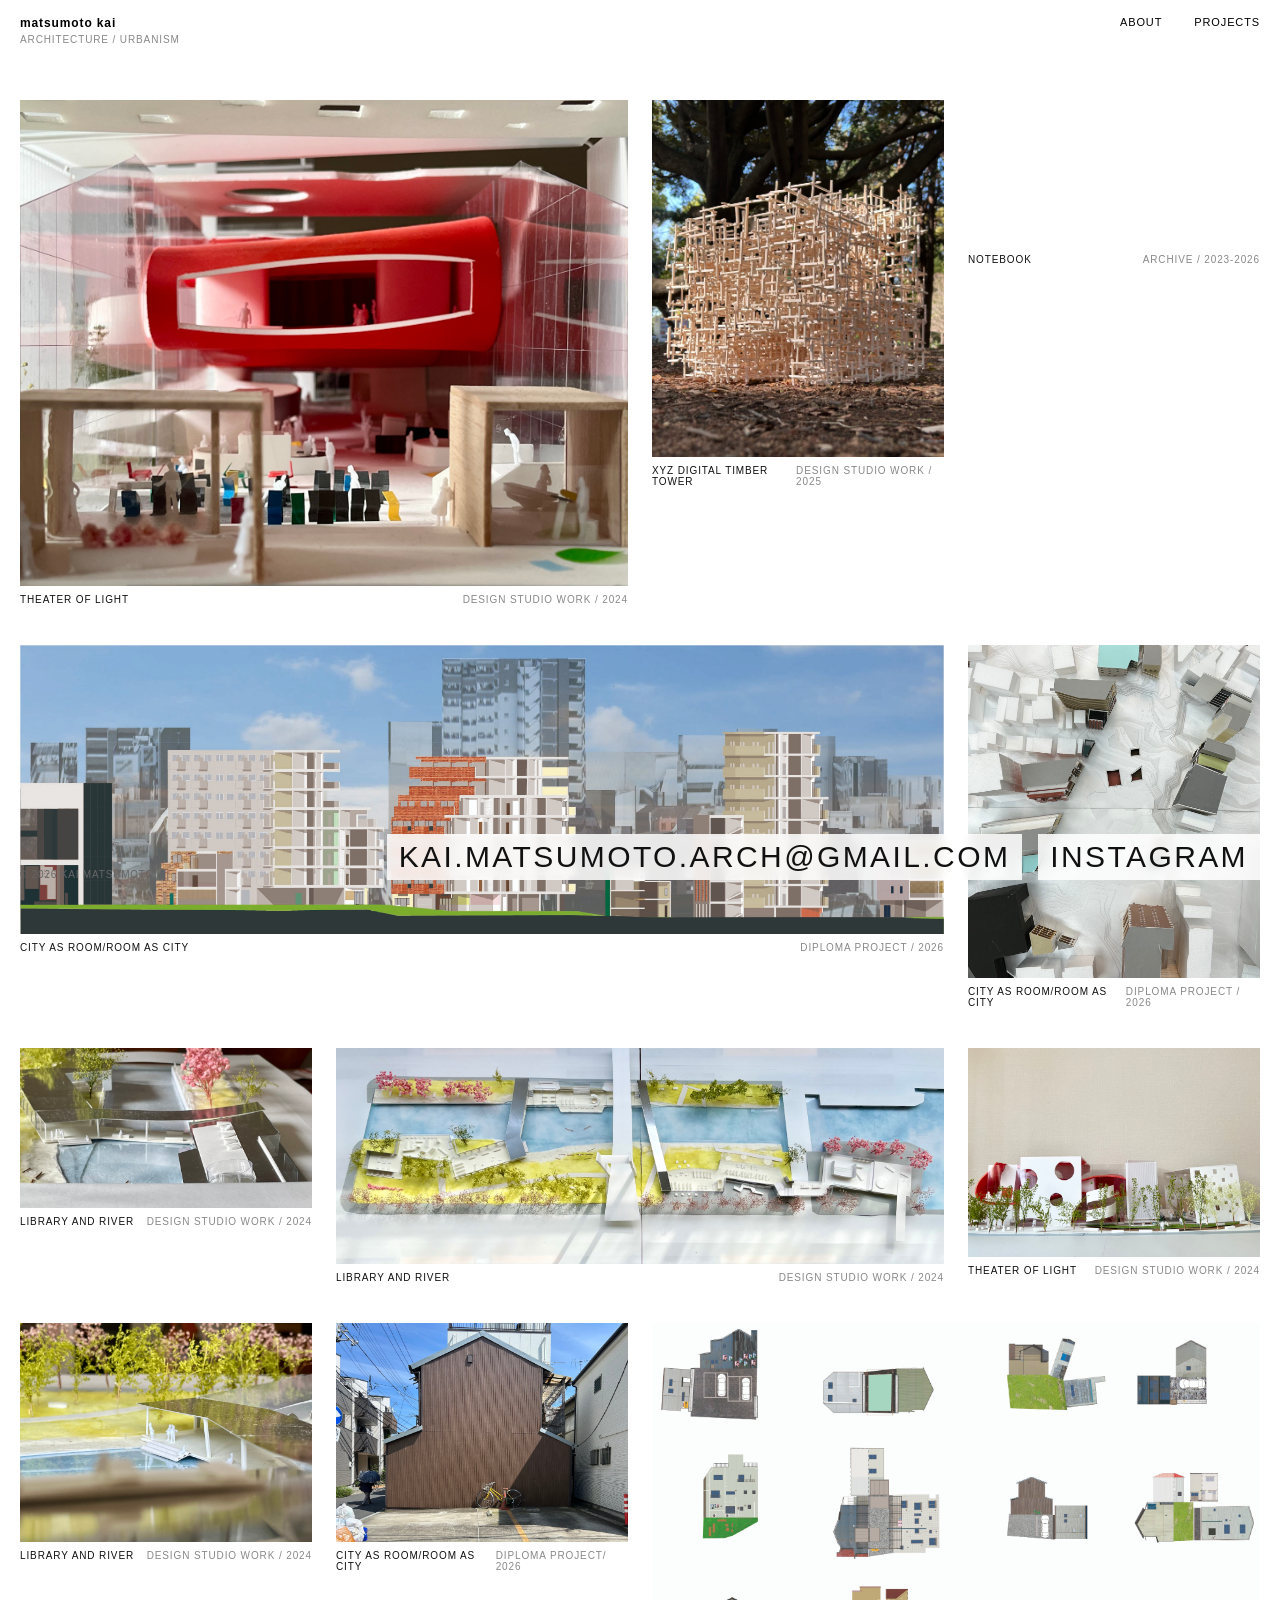
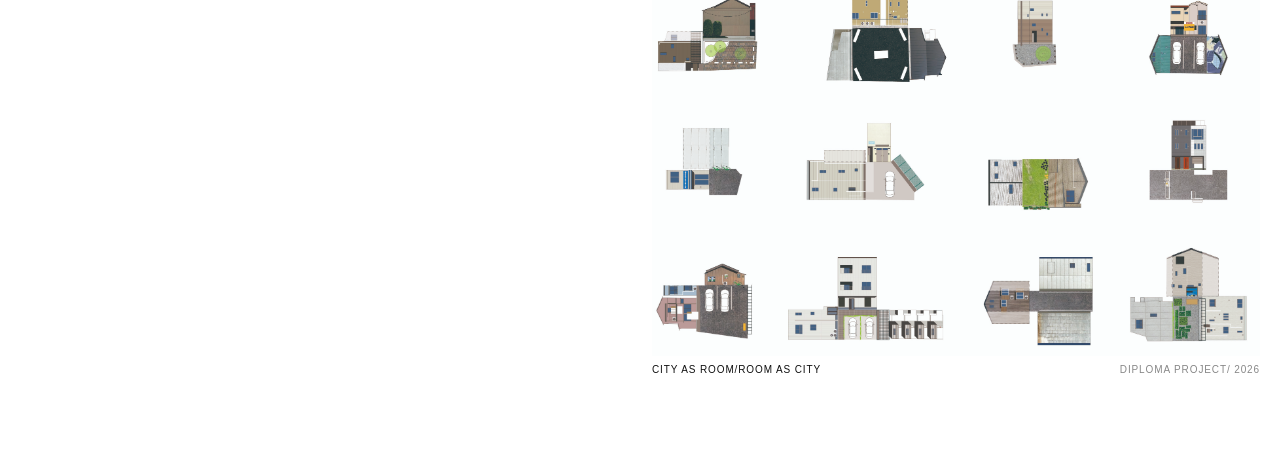
<file: index.html>
<!DOCTYPE html>
<html lang="ja">
<head>
  <meta charset="UTF-8">
  <meta name="viewport" content="width=device-width, initial-scale=1.0">
  <title>matsumoto kai</title>
  
  <!-- ファビコンの設定 -->
  <link rel="icon" href="images/favicon.ico" type="image/x-icon">
  <link rel="shortcut icon" href="images/favicon.ico" type="image/x-icon">
  
  <link rel="stylesheet" href="style.css">
</head>
<body>

  <!-- 固定ヘッダー -->
  <header class="site-header">
    <div class="brand">
      <h1 class="name"><a href="index.html">matsumoto kai</a></h1>
      <span class="role">ARCHITECTURE / URBANISM</span>
    </div>
    <nav class="site-nav">
      <a href="#about">ABOUT</a>
      <a href="projects.html">PROJECTS</a>
    </nav>
  </header>

  <!-- 固定フッター -->
  <footer class="site-footer">
    <div class="footer-left">
      <span class="copyright-text">© 2026 KAI MATSUMOTO</span>
    </div>
    <div class="footer-right">
      <a href="mailto:kai.matsumoto.arch@gmail.com" class="contact-link">kai.matsumoto.arch@gmail.com</a>
      <a href="https://instagram.com/matsumotookai" target="_blank" rel="noopener" class="contact-link">INSTAGRAM</a>
    </div>
  </footer>










  <!-- メインコンテンツ：ビジュアルアーカイブ（グリッド） -->
  <main class="gallery-container">
    <div class="gallery-grid">
      
      <!-- 作品アイテム 1 -->
      <article class="project-item span-2">
        <a href="project-01.html">
          <div class="image-wrapper">
            <img src="images/THEATER_1.JPEG" alt="Project 1">
          </div>
          <div class="project-meta">
            <span class="project-title">THEATER of Light</span>
            <span class="project-category">design studio work / 2024</span>
          </div>
        </a>
      </article>

      <!-- 作品アイテム 2 -->
      <article class="project-item">
        <a href="project-02.html">
          <div class="image-wrapper">
            <img src="images/XYZ_1.jpeg" alt="Project 2">
          </div>
          <div class="project-meta">
            <span class="project-title">XYZ DIGITAL TIMBER TOWER</span>
            <span class="project-category">design studio work / 2025</span>
          </div>
        </a>
      </article>



            <!-- 作品アイテム 5 (動画) -->
      
          

       <article class="project-item">
        <a href="Archive-01.html">
          <div class="image-wrapper">
            <video src="images/NOTEBOOK_PROJECTS.mov" autoplay loop muted playsinline></video>
          </div>
          <div class="project-meta">
            <span class="project-title">NOTEBOOK</span>
            <span class="project-category">ARCHIVE / 2023-2026</span>
          </div>
        </a>
      </article>

      


      <!-- 作品アイテム 3 (3スパン) -->
      <article class="project-item span-3">
        <a href="project-03.html">
          <div class="image-wrapper">
            <img src="images/InteriorExterior.jpg" alt="Project 3">
          </div>
          <div class="project-meta">
            <span class="project-title">CITY AS ROOM/ROOM AS CITY
            </span>
            <span class="project-category">DIPLOMA PROJECT / 2026</span>
          </div>
        </a>
      </article>

            <!-- 作品アイテム 3 (3スパン) -->
      <article class="project-item">
        <a href="project-03.html">
          <div class="image-wrapper">
            <img src="images/DIPLOMA_PROJECT.jpeg" alt="Project 3">
          </div>
          <div class="project-meta">
            <span class="project-title">CITY AS ROOM/ROOM AS CITY</span>
            <span class="project-category">DIPLOMA PROJECT / 2026</span>
          </div>
        </a>
      </article>


        <!-- 作品アイテム 6 -->
      <article class="project-item">
        <a href="project-04.html">
          <div class="image-wrapper">
            <img src="images/Library_Project_2.JPEG" alt="Project 6">
          </div>
          <div class="project-meta">
            <span class="project-title">Library and river</span>
            <span class="project-category">Design STUdio work / 2024</span>
          </div>
        </a>
      </article>


      <!-- 作品アイテム 4 -->
      <article class="project-item span-2">
        <a href="project-04.html">
          <div class="image-wrapper">
            <img src="images/LIBRARY_PROJECT_1.JPG" alt="Project 4">
          </div>
          <div class="project-meta">
            <span class="project-title">LIBRARY and River</span>
            <span class="project-category">design studio work / 2024</span>
          </div>
        </a>
      </article>



    

            <!-- 作品アイテム 6 -->
      <article class="project-item">
        <a href="project-01.html">
          <div class="image-wrapper">
            <img src="images/THEATER_3.JPEG" alt="Project 6">
          </div>
          <div class="project-meta">
            <span class="project-title">Theater of Light</span>
            <span class="project-category">design studio work / 2024</span>
          </div>
        </a>
      </article>



          <!-- 作品アイテム 6 -->
      <article class="project-item">
        <a href="project-04.html">
          <div class="image-wrapper">
            <img src="images/LIBRARY_PROJECT.JPEG" alt="Project 6">
          </div>
          <div class="project-meta">
            <span class="project-title">Library and river</span>
            <span class="project-category">design studio work / 2024</span>
          </div>
        </a>
      </article>
    
             <!-- 作品アイテム 6 -->
      <article class="project-item">
        <a href="project-03.html">
          <div class="image-wrapper">
            <img src="images/ROOM_PROJECTS_4.jpeg" alt="Project 6">
          </div>
          <div class="project-meta">
            <span class="project-title">CITY AS ROOM/Room as city</span>
            <span class="project-category">DIPLOMA project/ 2026</span>
          </div>
        </a>
      </article>
              <!-- 作品アイテム 6 -->
      <article class="project-item span-2">
        <a href="project-03.html">
          <div class="image-wrapper">
            <img src="images/ROOM_PROJECTS_3.jpg" alt="Project 6">
          </div>
          <div class="project-meta">
         <span class="project-title">CITY AS ROOM/Room as city</span>
            <span class="project-category">DIPLOMA project/ 2026</span>
          </div>
        </a>
      </article>
    

    </div>
  </main>













<!-- ABOUT ポップアップ (モーダル) -->
<div id="about-modal" class="modal-overlay">
  <div class="modal-content">
    <button class="modal-close" id="close-about">CLOSE [✕]</button>
    
    <div class="about-inner">
      <h2>ABOUT</h2>
      
      <!-- 数式 -->
      <p class="formula">"1 + 2 + 3 + &hellip; = &minus;1/12"</p>

    

      <!-- 英文（2つのパラグラフ） -->
      <p class="about-statement">
        Across the realms of architecture and the city, Kai Matsumoto works to unearth what lies beyond tangible forms.
      </p>

     

      <!-- CVエリア -->
      <div class="about-cv">
        <h3>BIOGRAPHY / CV</h3>
        <ul>
          <li><span>2026  </span> Bachelor of Eng., Dept. of Arch., The University of Tokyo</li>
          <li><span>2026+ </span> K.Imai Laboratory, Dept. of Arch., The University of Tokyo (Graduate School)</li>
        </ul>
        </div>
      </div>
    </div>
  </div>

  <!-- JavaScript（ABOUTモーダル開閉 & ページ復帰時の動画再生補正） -->
  <script>
    document.addEventListener('DOMContentLoaded', () => {
      // ABOUT モーダルコントロール
      const aboutBtn = document.querySelector('a[href="#about"]');
      const aboutModal = document.getElementById('about-modal');
      const closeAboutBtn = document.getElementById('close-about');

      if (aboutBtn && aboutModal) {
        aboutBtn.addEventListener('click', (e) => {
          e.preventDefault();
          aboutModal.classList.add('is-open');
        });
        if (closeAboutBtn) {
          closeAboutBtn.addEventListener('click', () => {
            aboutModal.classList.remove('is-open');
          });
        }
        aboutModal.addEventListener('click', (e) => {
          if (e.target === aboutModal) aboutModal.classList.remove('is-open');
        });
      }
    });

    // ページ復帰時の動画自動再生ケア
    window.addEventListener('pageshow', () => {
      const videos = document.querySelectorAll('video');
      videos.forEach(video => {
        video.play().catch(error => {
          console.log("Video play failed:", error);
        });
      });
    });
  </script>

</body>
</html>
</file>
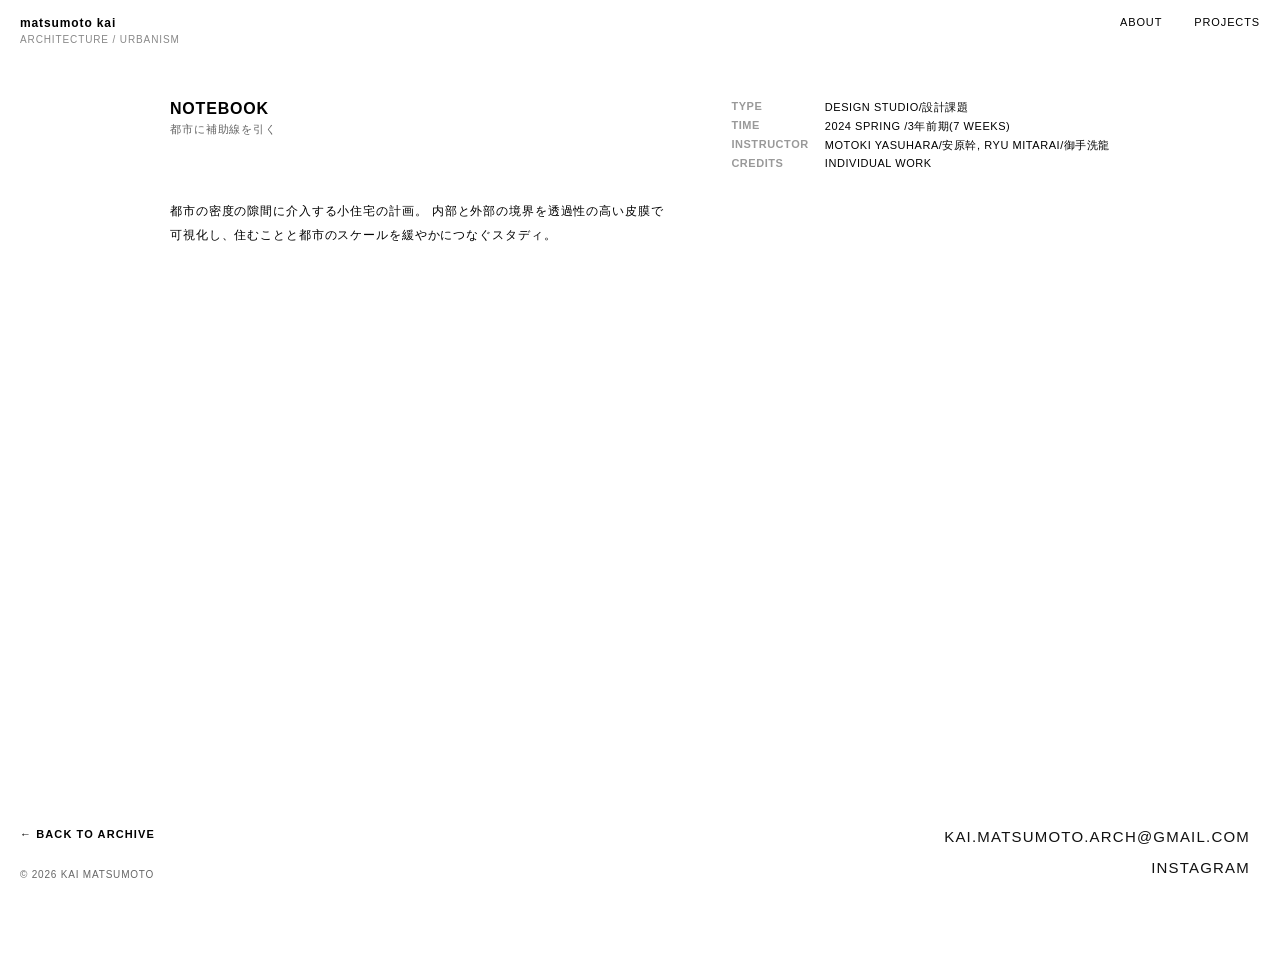
<file: Archive-01.html>
<!DOCTYPE html>
<html lang="ja">
<head>
  <meta charset="UTF-8">
  <meta name="viewport" content="width=device-width, initial-scale=1.0">
    
  <title>matsumoto kai</title>

  
  <!-- ファビコン設定 -->
  <link rel="icon" href="images/favicon.ico" type="image/x-icon">
  <link rel="shortcut icon" href="images/favicon.ico" type="image/x-icon">
  
  <link rel="stylesheet" href="style.css">
</head>
<body>

  <!-- 固定ヘッダー -->
  <header class="site-header">
    <div class="brand">
      <h1 class="name"><a href="index.html">matsumoto kai</a></h1>
      <span class="role">ARCHITECTURE / URBANISM</span>
    </div>
    <nav class="site-nav">
      <a href="#about">ABOUT</a>
      <a href="projects.html">PROJECTS</a>
    </nav>
  </header>

  <!-- 画面左下に常時固定する戻るボタン -->
  <a href="index.html" class="fixed-back-link">← BACK TO ARCHIVE</a>


                            <!--触る必要なし-->






















  <!-- 作品詳細メインコンテンツ -->
  <main class="project-detail">
    


    <!-- 作品ヘッダー（タイトル・スペック） -->
    <header class="detail-header">
      <div class="detail-title-group">
        <h2 class="detail-title">NOTEBOOK</h2>
        <p class="detail-subtitle">都市に補助線を引く</p>
      </div>

      <div class="detail-meta">
        <dl>
          <dt>TYPE</dt><dd>Design Studio/設計課題</dd>
          <dt>TIME</dt><dd>2024 Spring /3年前期(7 Weeks)</dd>
          <dt>INSTRUCTOR</dt><dd>Motoki YASUHARA/安原幹, Ryu Mitarai/御手洗龍</dd>
          <dt>CREDITS</dt><dd>Individual Work</dd>
        </dl>
      </div>
    </header>




    <!-- ステートメント・説明文 -->
    <section class="detail-description">
      <p>
        都市の密度の隙間に介入する小住宅の計画。
        内部と外部の境界を透過性の高い皮膜で可視化し、住むことと都市のスケールを緩やかにつなぐスタディ。
      </p>
    </section>









    <!-- ギャラリー（写真・図面・文章） -->
    <section class="detail-gallery">


      <!-- 画像 1 -->
<div class="gallery-item">
  <video src="images/NOTEBOOK.mp4" autoplay loop muted playsinline></video>
</div>








    







    </section>

  </main>


































                            <!--触る必要なし-->

  <!-- 固定フッター -->
  <footer class="site-footer">
    <div class="footer-left">
      <span class="copyright-text">© 2026 KAI MATSUMOTO</span>
    </div>
    <div class="footer-right">
      <a href="mailto:kai.matsumoto.arch@gmail.com" class="contact-link">kai.matsumoto.arch@gmail.com</a>
      <a href="https://instagram.com/matsumotookai" target="_blank" rel="noopener" class="contact-link">INSTAGRAM</a>
    </div>
  </footer>


  

<!-- ABOUT ポップアップ (モーダル) -->
<div id="about-modal" class="modal-overlay">
  <div class="modal-content">
    <button class="modal-close" id="close-about">CLOSE [✕]</button>
    
    <div class="about-inner">
      <h2>ABOUT</h2>
      
      <!-- 数式 -->
      <p class="formula">"1 + 2 + 3 + &hellip; = &minus;1/12"</p>


      <!-- 英文（2つのパラグラフ） -->
      <p class="about-statement">
        Across the realms of architecture and the city, Kai Matsumoto works to unearth what lies beyond tangible forms.
      </p>

     

      <!-- CVエリア -->
      <div class="about-cv">
        <h3>BIOGRAPHY / CV</h3>
        <ul>
          <li><span>2026  </span> Bachelor of Eng., Dept. of Arch., The University of Tokyo</li>
          <li><span>2026+ </span> K.Imai Laboratory, Dept. of Arch., The University of Tokyo (Graduate School)</li>
        </ul>
        </div>
      </div>
    </div>
  </div>
 

  <!-- JavaScript（ABOUTモーダル開閉 & 動画再生補正） -->
  <script>
    document.addEventListener('DOMContentLoaded', () => {
      const aboutBtn = document.querySelector('a[href="#about"]');
      const aboutModal = document.getElementById('about-modal');
      const closeAboutBtn = document.getElementById('close-about');

      if (aboutBtn && aboutModal) {
        aboutBtn.addEventListener('click', (e) => {
          e.preventDefault();
          aboutModal.classList.add('is-open');
        });
        if (closeAboutBtn) {
          closeAboutBtn.addEventListener('click', () => {
            aboutModal.classList.remove('is-open');
          });
        }
        aboutModal.addEventListener('click', (e) => {
          if (e.target === aboutModal) aboutModal.classList.remove('is-open');
        });
      }
    });

    window.addEventListener('pageshow', () => {
      const videos = document.querySelectorAll('video');
      videos.forEach(video => {
        video.play().catch(error => {
          console.log("Video play failed:", error);
        });
      });
    });
  </script>

</body>
</html>
</file>
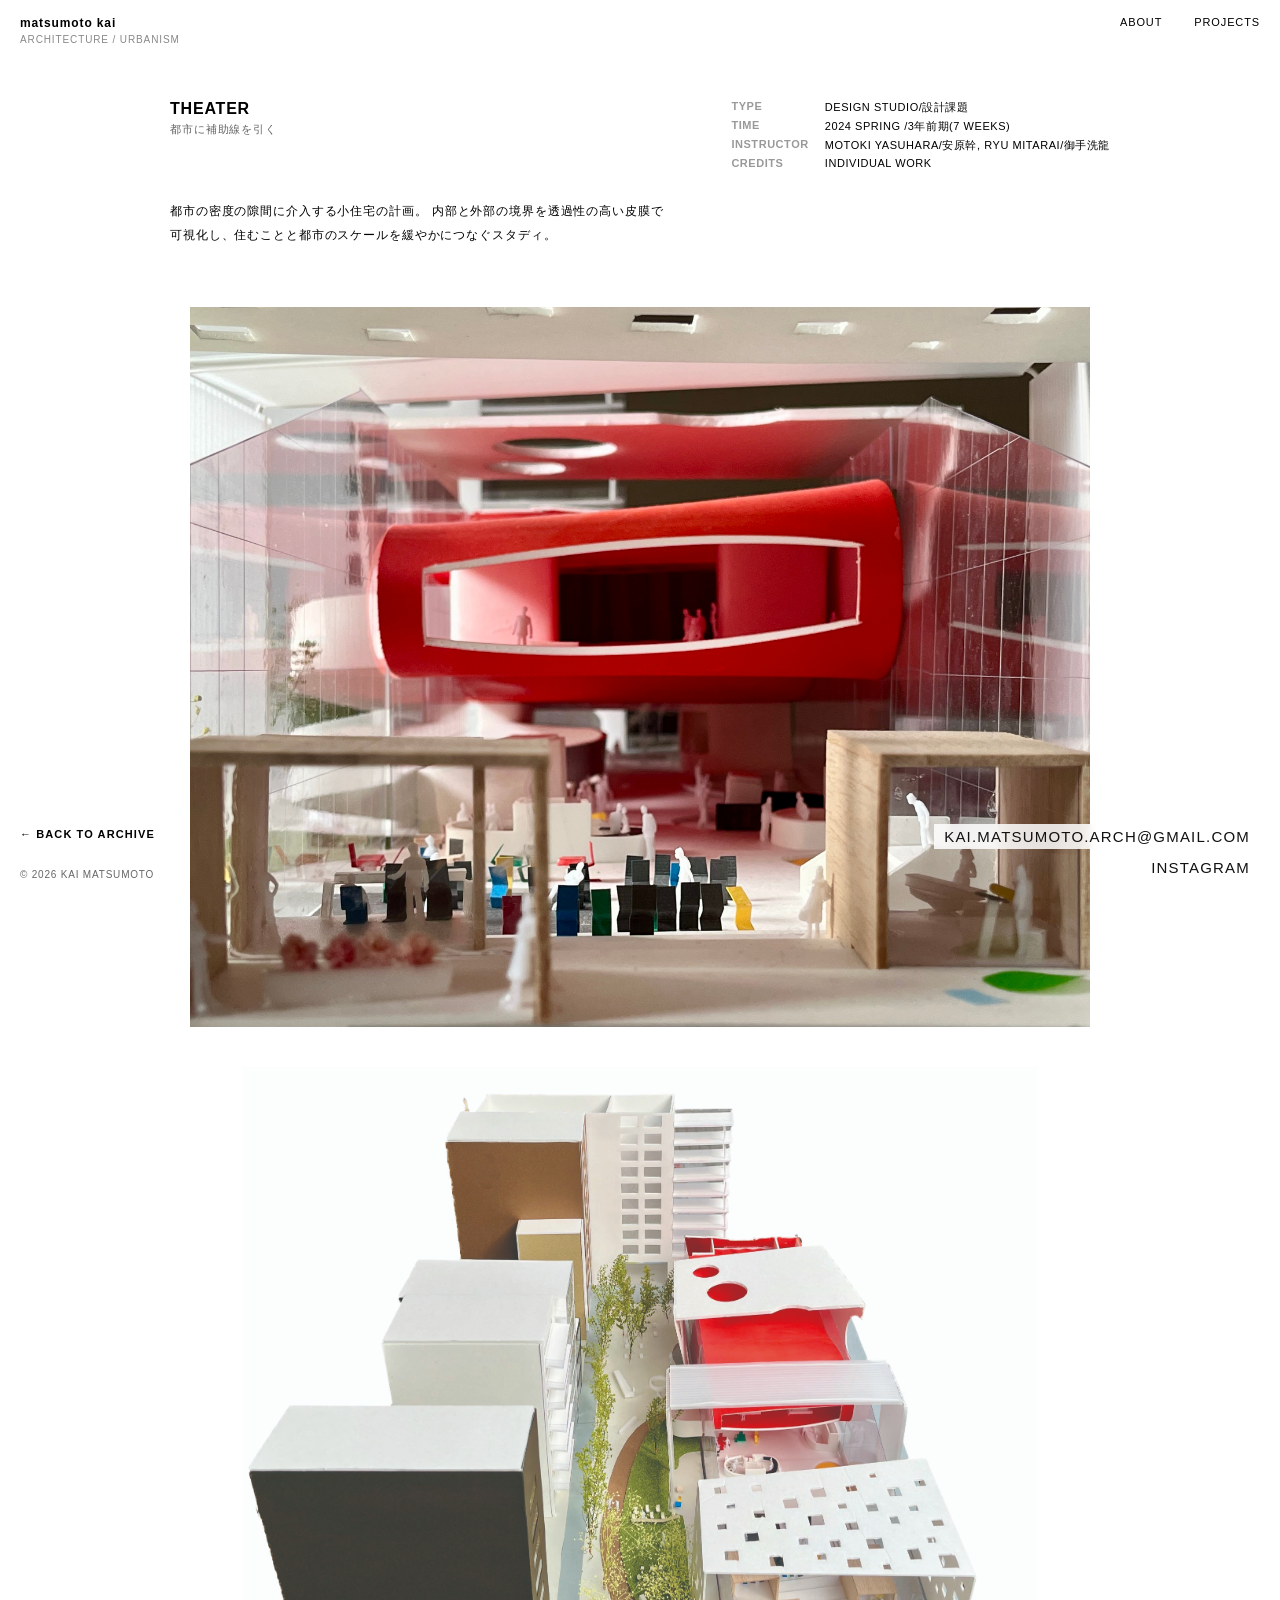
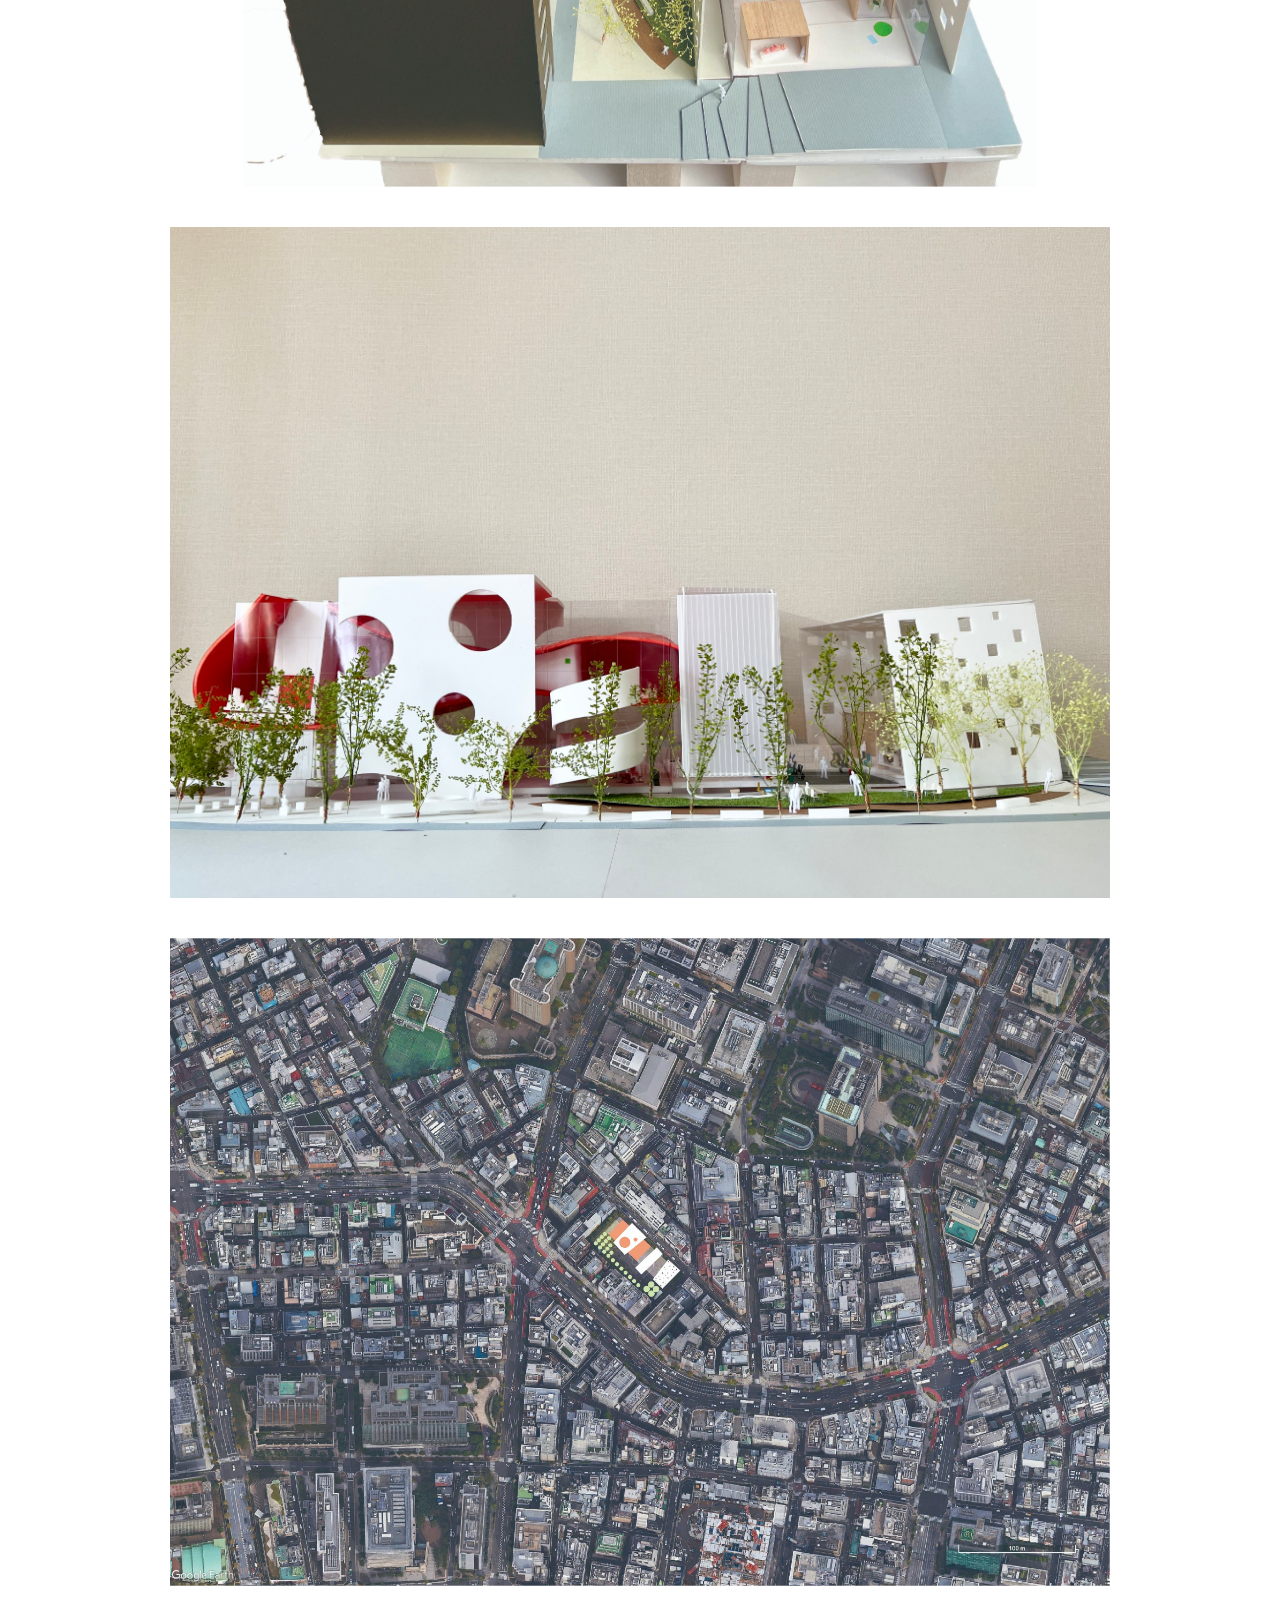
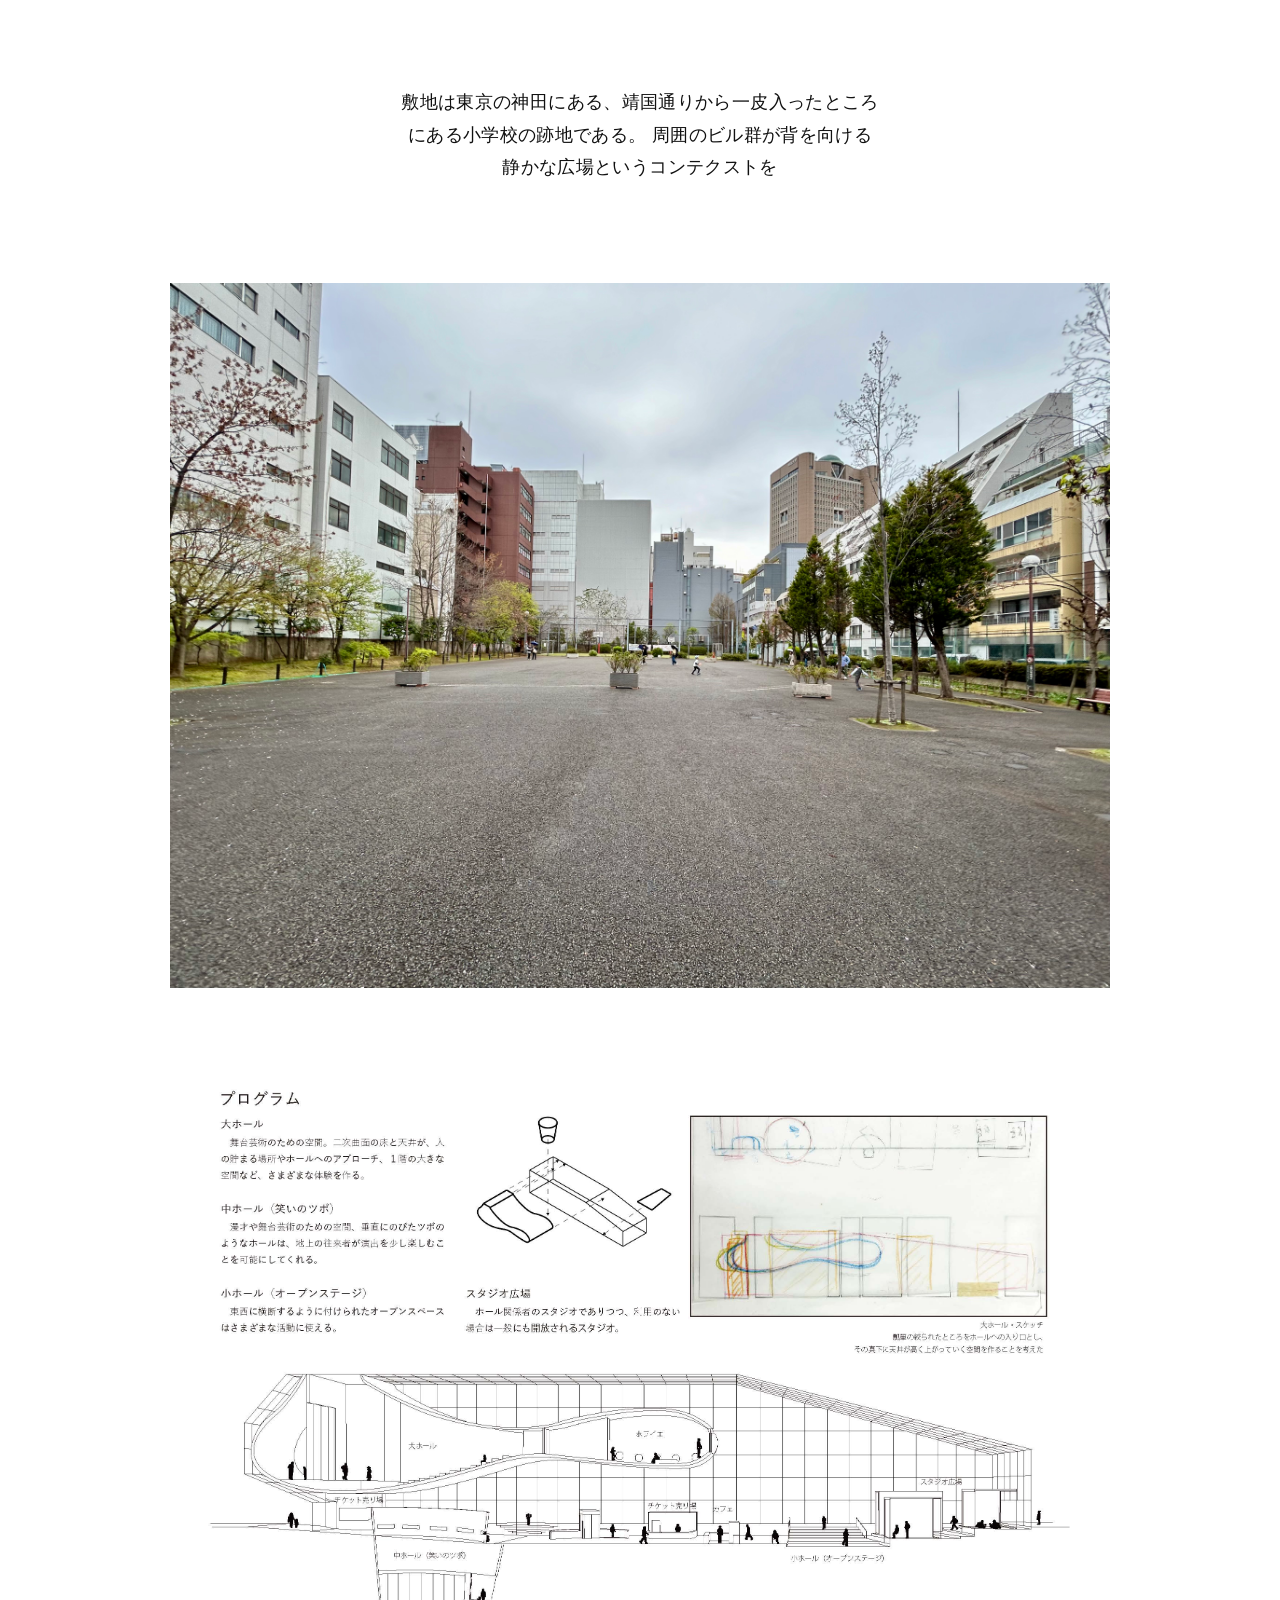
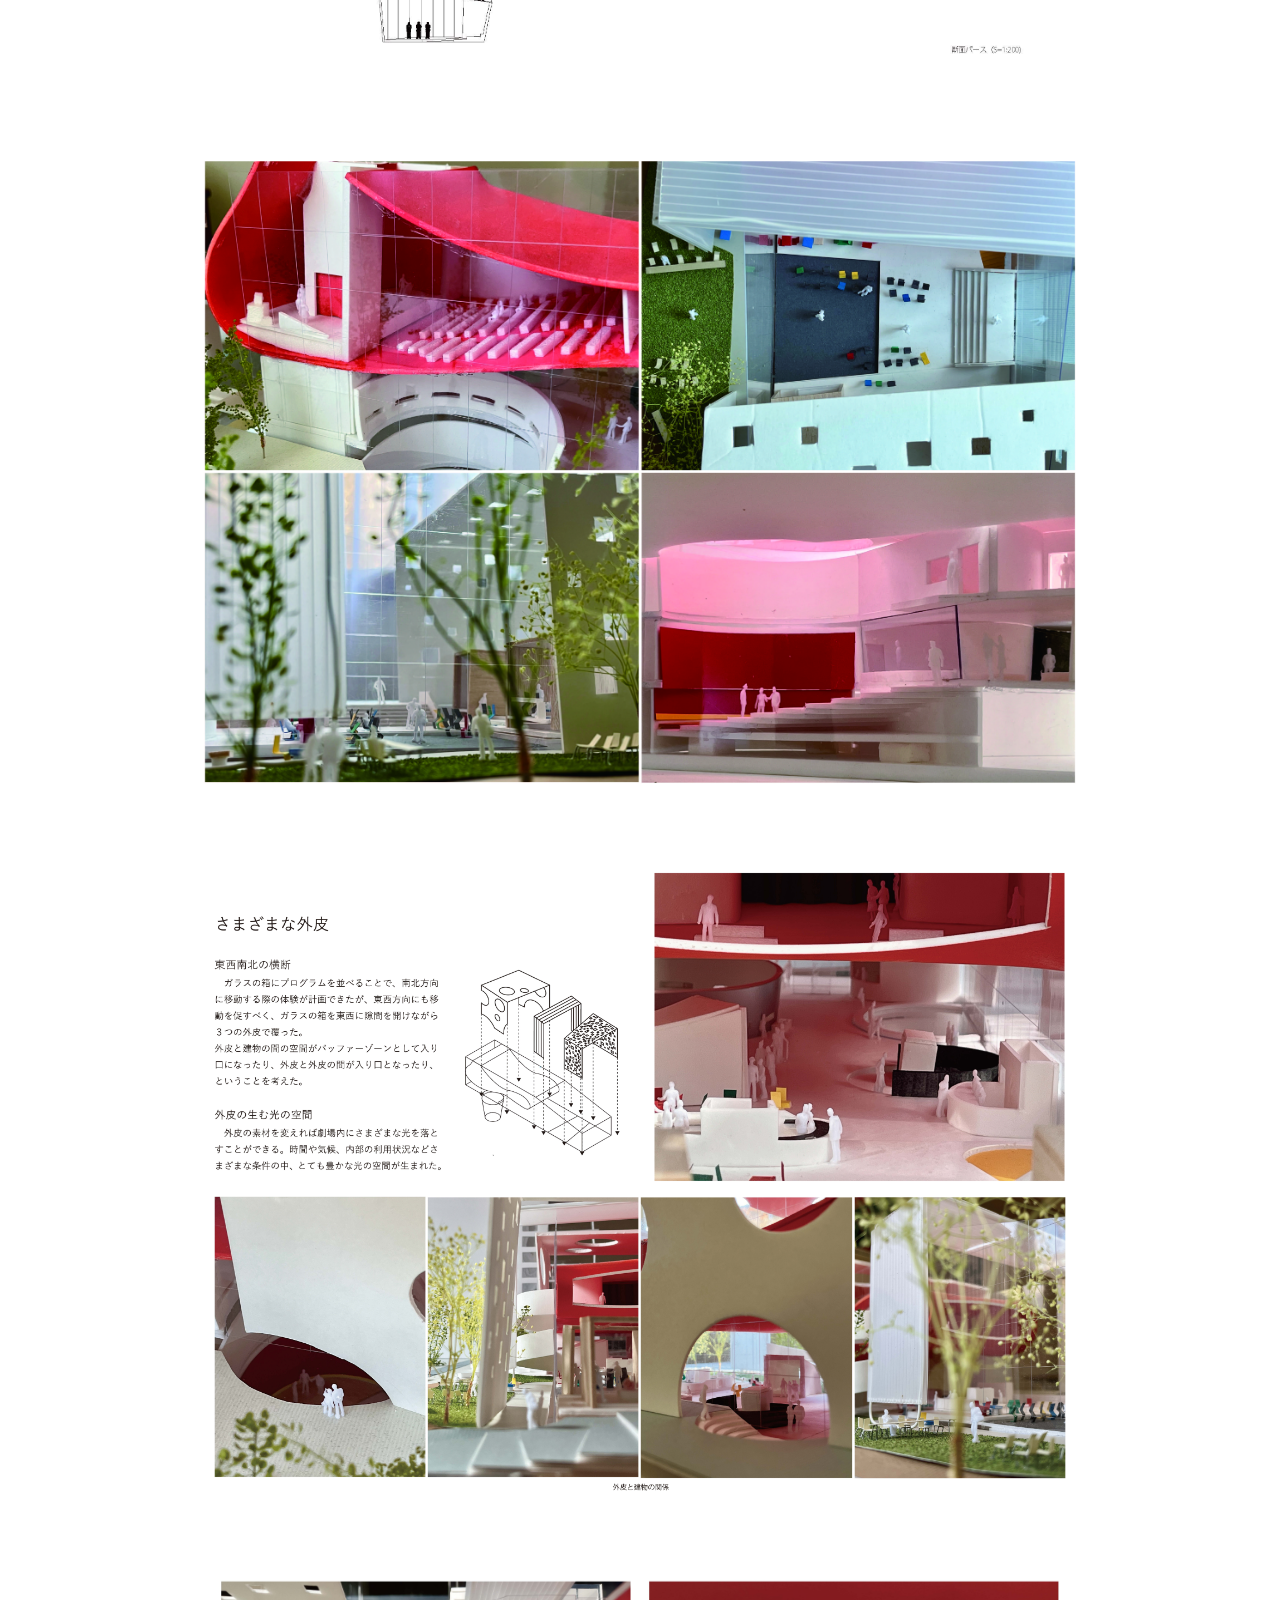
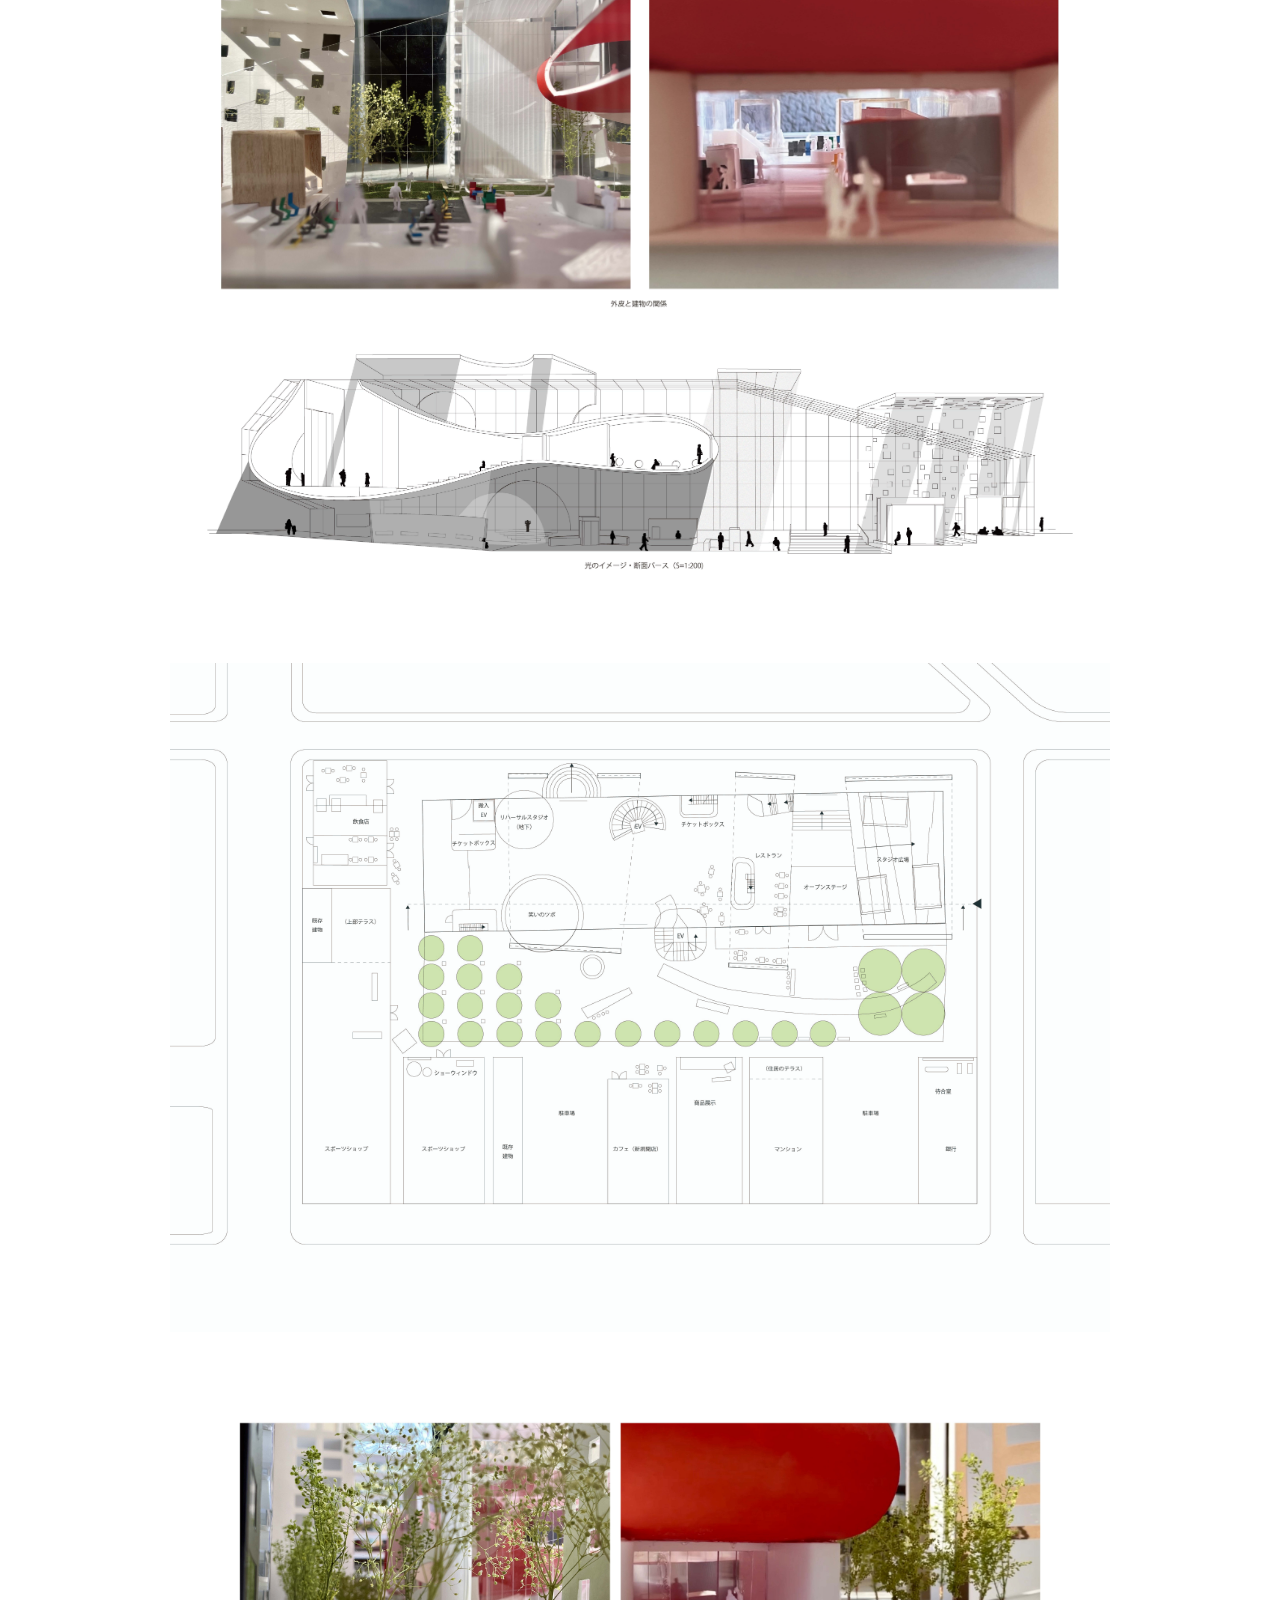
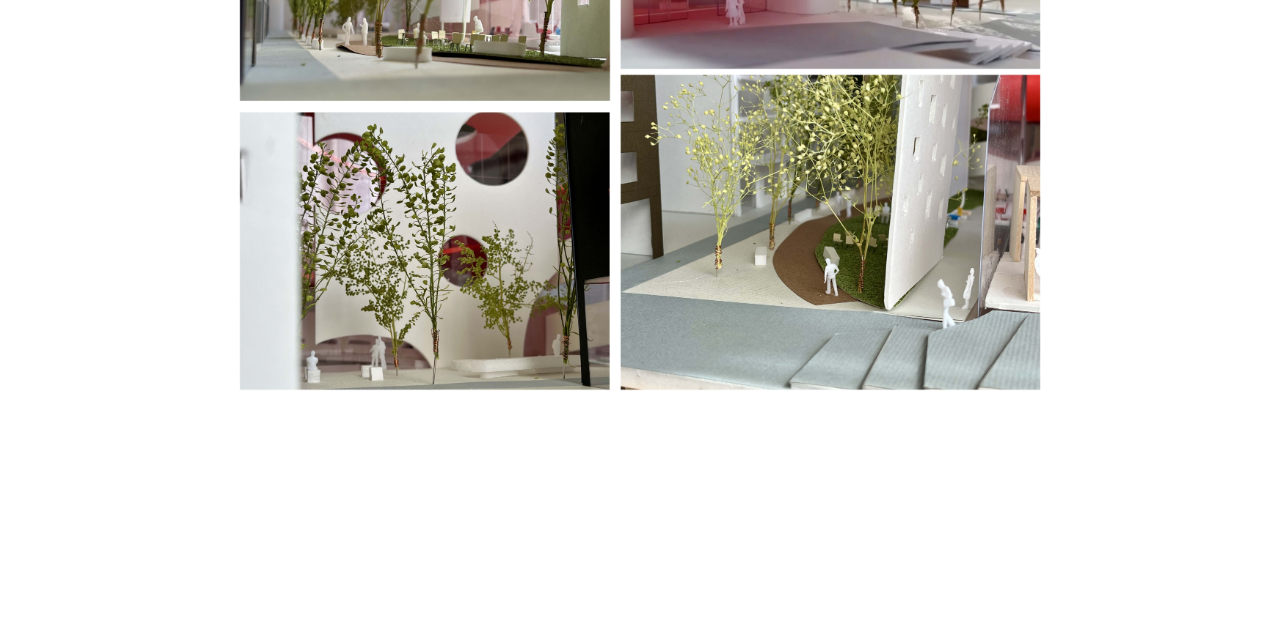
<file: project-01.html>
<!DOCTYPE html>
<html lang="ja">
<head>
  <meta charset="UTF-8">
  <meta name="viewport" content="width=device-width, initial-scale=1.0">
    
  <title>matsumoto kai</title>

  
  <!-- ファビコン設定 -->
  <link rel="icon" href="images/favicon.ico" type="image/x-icon">
  <link rel="shortcut icon" href="images/favicon.ico" type="image/x-icon">
  
  <link rel="stylesheet" href="style.css">
</head>
<body>

  <!-- 固定ヘッダー -->
  <header class="site-header">
    <div class="brand">
      <h1 class="name"><a href="index.html">matsumoto kai</a></h1>
      <span class="role">ARCHITECTURE / URBANISM</span>
    </div>
    <nav class="site-nav">
      <a href="#about">ABOUT</a>
      <a href="projects.html">PROJECTS</a>
    </nav>
  </header>

  <!-- 画面左下に常時固定する戻るボタン -->
  <a href="index.html" class="fixed-back-link">← BACK TO ARCHIVE</a>


                            <!--触る必要なし-->






















  <!-- 作品詳細メインコンテンツ -->
  <main class="project-detail">
    


    <!-- 作品ヘッダー（タイトル・スペック） -->
    <header class="detail-header">
      <div class="detail-title-group">
        <h2 class="detail-title">THEATER</h2>
        <p class="detail-subtitle">都市に補助線を引く</p>
      </div>

      <div class="detail-meta">
        <dl>
          <dt>TYPE</dt><dd>Design Studio/設計課題</dd>
          <dt>TIME</dt><dd>2024 Spring /3年前期(7 Weeks)</dd>
          <dt>INSTRUCTOR</dt><dd>Motoki YASUHARA/安原幹, Ryu Mitarai/御手洗龍</dd>
          <dt>CREDITS</dt><dd>Individual Work</dd>
        </dl>
      </div>
    </header>




    <!-- ステートメント・説明文 -->
    <section class="detail-description">
      <p>
        都市の密度の隙間に介入する小住宅の計画。
        内部と外部の境界を透過性の高い皮膜で可視化し、住むことと都市のスケールを緩やかにつなぐスタディ。
      </p>
    </section>









    <!-- ギャラリー（写真・図面・文章） -->
    <section class="detail-gallery">


      <!-- 画像 1 -->
      <div class="gallery-item">
        <img src="images/THEATER_1.JPEG" alt="Exterior View">
      </div>

    <!-- 画像 2-->
      <div class="gallery-item">
        <img src="images/THEATER_2.jpg" alt="Exterior View">
      </div>

       <!-- 画像 2-->
      <div class="gallery-item">
        <img src="images/THEATER_3.JPEG" alt="Exterior View">
      </div>

             <!-- 画像 2-->
      <div class="gallery-item">
        <img src="images/THEATER_4.jpg" alt="Exterior View">
      </div>

      <!-- キャプション／挿入テキスト -->
      <p class="gallery-text">
        敷地は東京の神田にある、靖国通りから一皮入ったところにある小学校の跡地である。
        周囲のビル群が背を向ける静かな広場というコンテクストを
      </p>

             <!-- 画像 2-->
      <div class="gallery-item">
        <img src="images/THEATER_5.jpeg" alt="Exterior View">
      </div>


                 <!-- 画像 2-->
      <div class="gallery-item">
        <img src="images/THEATER_6.jpg" alt="Exterior View">
      </div>


             <!-- 画像 2-->
      <div class="gallery-item">
        <img src="images/ THEATER_7.jpg" alt="Exterior View">
      </div>


                   <!-- 画像 2-->
      <div class="gallery-item">
        <img src="images/THEATER_8.jpg" alt="Exterior View">
      </div>


                   <!-- 画像 2-->
      <div class="gallery-item">
        <img src="images/THEATER_9.jpg" alt="Exterior View">
      </div>


                   <!-- 画像 2-->
      <div class="gallery-item">
        <img src="images/THEATER_10.jpg" alt="Exterior View">
      </div>

                   <!-- 画像 2-->
      <div class="gallery-item">
        <img src="images/THEATER_11.jpg" alt="Exterior View">
      </div>



    </section>

  </main>


































                            <!--触る必要なし-->

  <!-- 固定フッター -->
  <footer class="site-footer">
    <div class="footer-left">
      <span class="copyright-text">© 2026 KAI MATSUMOTO</span>
    </div>
    <div class="footer-right">
      <a href="mailto:kai.matsumoto.arch@gmail.com" class="contact-link">kai.matsumoto.arch@gmail.com</a>
      <a href="https://instagram.com/matsumotookai" target="_blank" rel="noopener" class="contact-link">INSTAGRAM</a>
    </div>
  </footer>


  

<!-- ABOUT ポップアップ (モーダル) -->
<div id="about-modal" class="modal-overlay">
  <div class="modal-content">
    <button class="modal-close" id="close-about">CLOSE [✕]</button>
    
    <div class="about-inner">
      <h2>ABOUT</h2>
      
      <!-- 数式 -->
      <p class="formula">"1 + 2 + 3 + &hellip; = &minus;1/12"</p>

     

      <!-- 英文（2つのパラグラフ） -->
      <p class="about-statement">
        Across the realms of architecture and the city, Kai Matsumoto works to unearth what lies beyond tangible forms.
      </p>

     

      <!-- CVエリア -->
      <div class="about-cv">
        <h3>BIOGRAPHY / CV</h3>
        <ul>
          <li><span>2026  </span> Bachelor of Eng., Dept. of Arch., The University of Tokyo</li>
          <li><span>2026+ </span> K.Imai Laboratory, Dept. of Arch., The University of Tokyo (Graduate School)</li>
        </ul>
        </div>
      </div>
    </div>
  </div>

  <!-- JavaScript（ABOUTモーダル開閉 & 動画再生補正） -->
  <script>
    document.addEventListener('DOMContentLoaded', () => {
      const aboutBtn = document.querySelector('a[href="#about"]');
      const aboutModal = document.getElementById('about-modal');
      const closeAboutBtn = document.getElementById('close-about');

      if (aboutBtn && aboutModal) {
        aboutBtn.addEventListener('click', (e) => {
          e.preventDefault();
          aboutModal.classList.add('is-open');
        });
        if (closeAboutBtn) {
          closeAboutBtn.addEventListener('click', () => {
            aboutModal.classList.remove('is-open');
          });
        }
        aboutModal.addEventListener('click', (e) => {
          if (e.target === aboutModal) aboutModal.classList.remove('is-open');
        });
      }
    });

    window.addEventListener('pageshow', () => {
      const videos = document.querySelectorAll('video');
      videos.forEach(video => {
        video.play().catch(error => {
          console.log("Video play failed:", error);
        });
      });
    });
  </script>

</body>
</html>
</file>
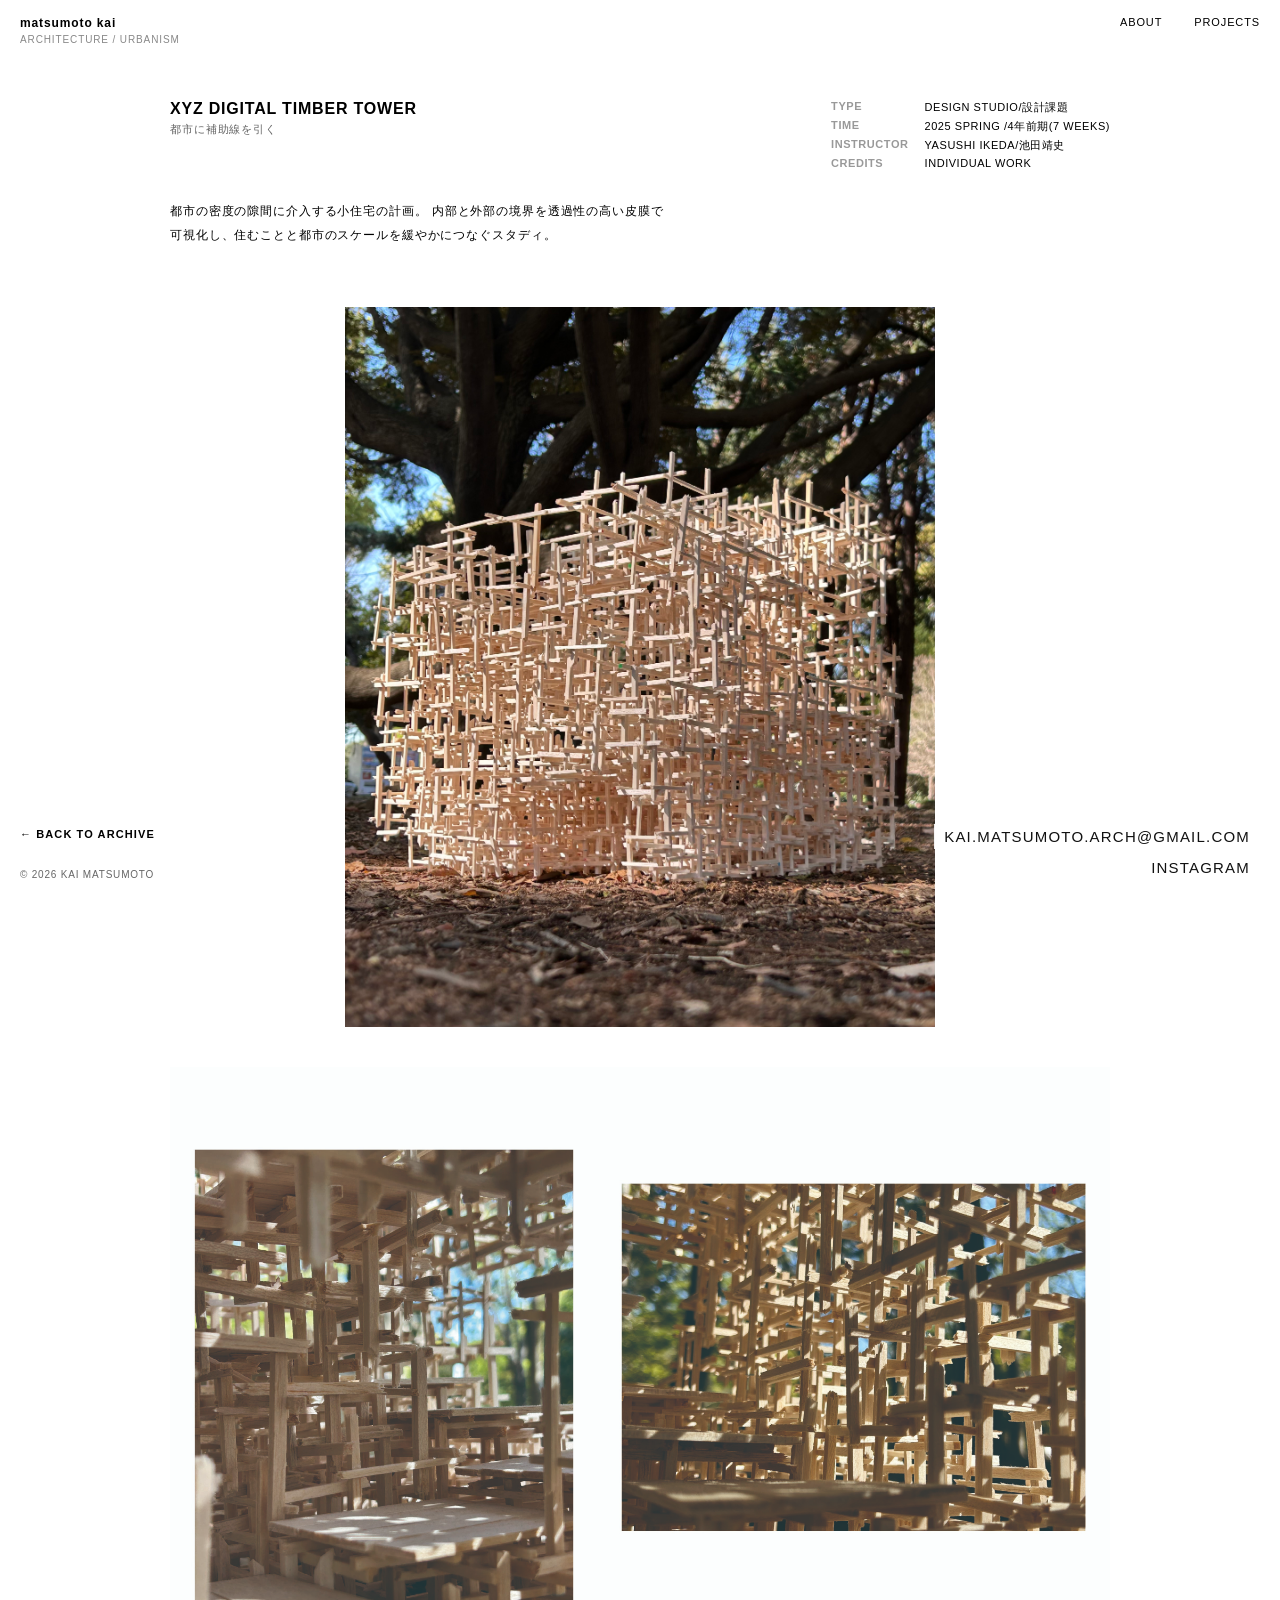
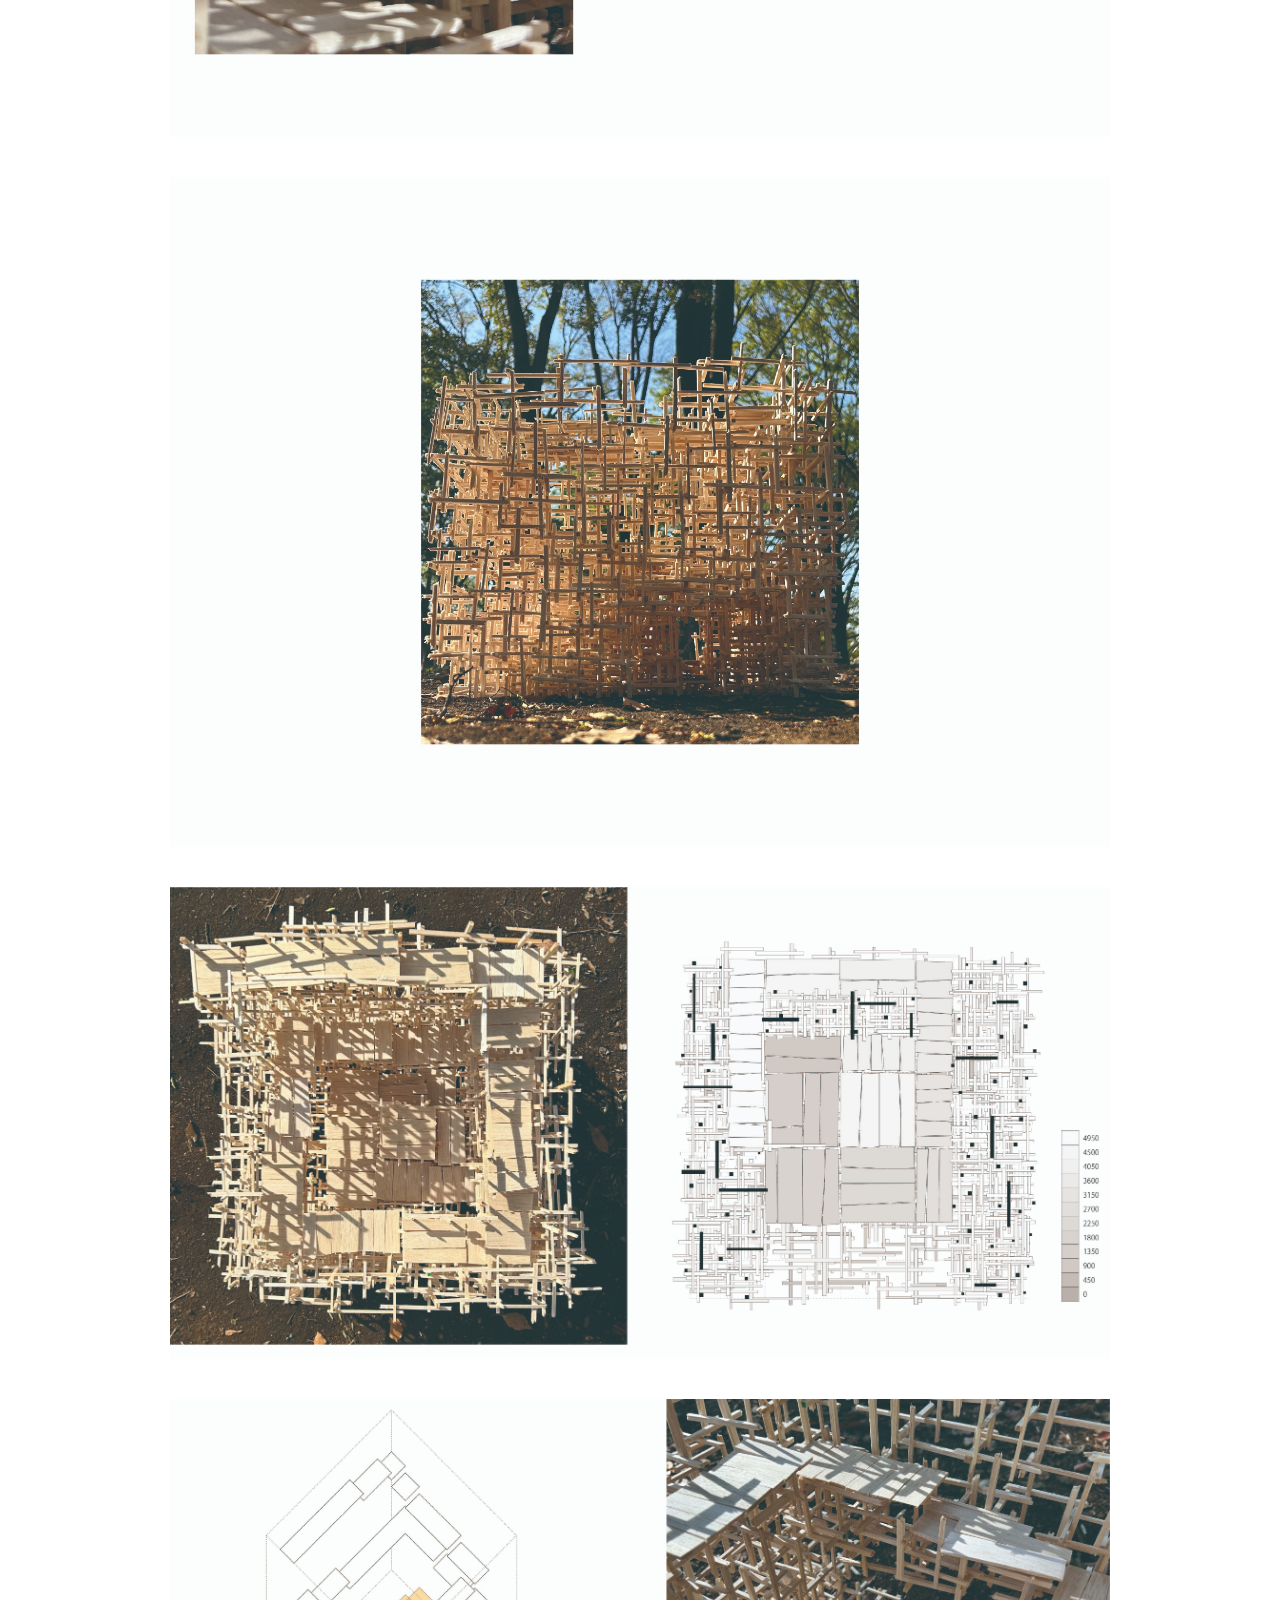
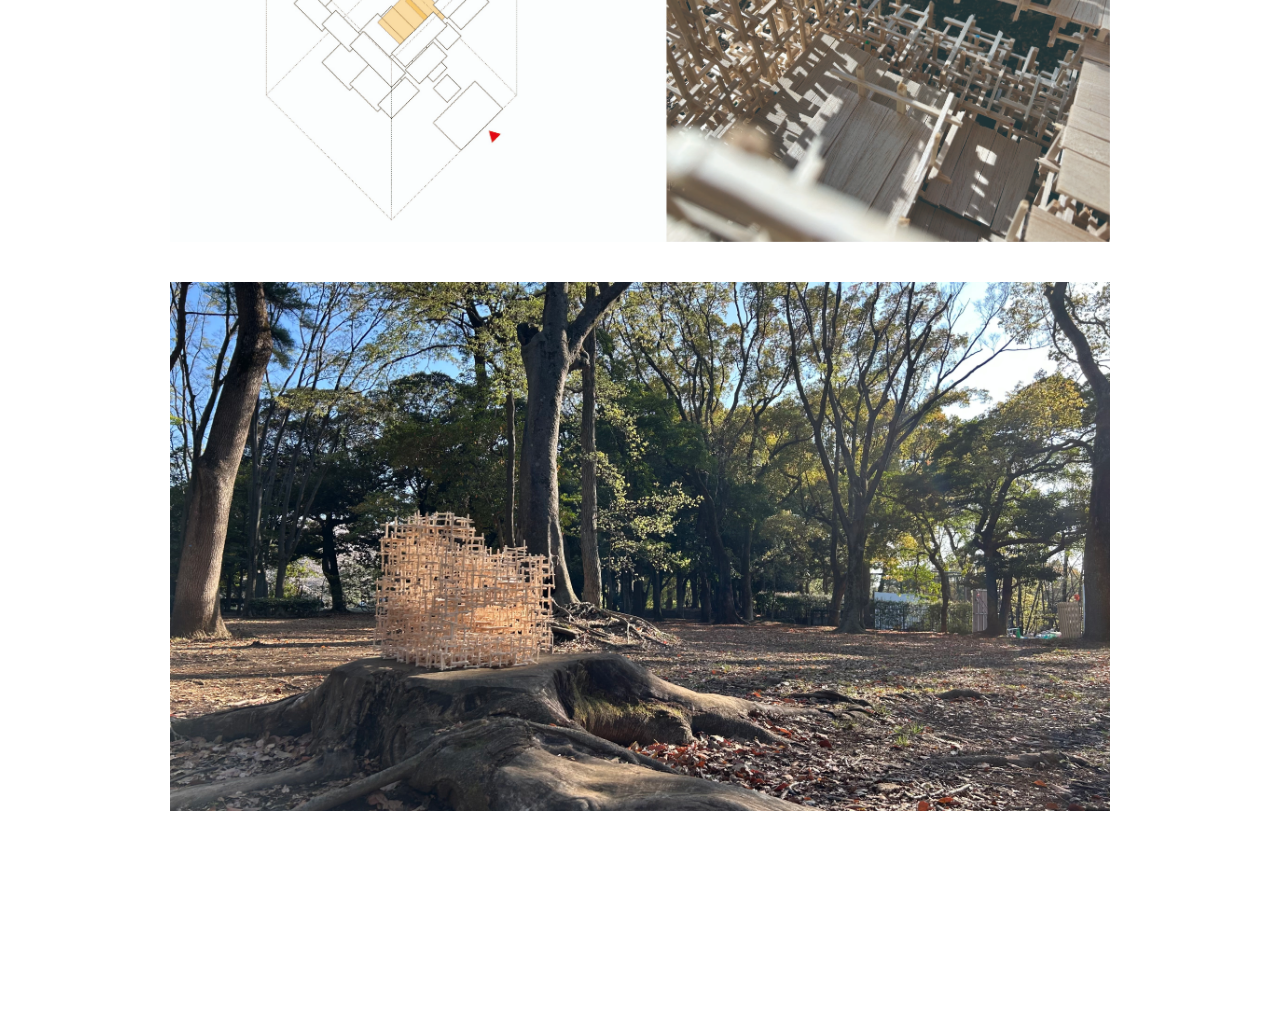
<file: project-02.html>
<!DOCTYPE html>
<html lang="ja">
<head>
  <meta charset="UTF-8">
  <meta name="viewport" content="width=device-width, initial-scale=1.0">
  
  <title>matsumoto kai</title>

  
  <!-- ファビコン設定 -->
  <link rel="icon" href="images/favicon.ico" type="image/x-icon">
  <link rel="shortcut icon" href="images/favicon.ico" type="image/x-icon">
  
  <link rel="stylesheet" href="style.css">
</head>
<body>

  <!-- 固定ヘッダー -->
  <header class="site-header">
    <div class="brand">
      <h1 class="name"><a href="index.html">matsumoto kai</a></h1>
      <span class="role">ARCHITECTURE / URBANISM</span>
    </div>
    <nav class="site-nav">
      <a href="#about">ABOUT</a>
      <a href="projects.html">PROJECTS</a>
    </nav>
  </header>

  <!-- 画面左下に常時固定する戻るボタン -->
  <a href="index.html" class="fixed-back-link">← BACK TO ARCHIVE</a>


                            <!--触る必要なし-->






















  <!-- 作品詳細メインコンテンツ -->
  <main class="project-detail">
    
    <!-- 作品ヘッダー（タイトル・スペック） -->
    <header class="detail-header">
      <div class="detail-title-group">
        <h2 class="detail-title">XYZ DIGITAL TIMBER TOWER</h2>
        <p class="detail-subtitle">都市に補助線を引く</p>
      </div>


      <div class="detail-meta">
        <dl>
          <dt>TYPE</dt><dd>Design Studio/設計課題</dd>
          <dt>TIME</dt><dd>2025 Spring /4年前期(7 Weeks)</dd>
          <dt>INSTRUCTOR</dt><dd>Yasushi Ikeda/池田靖史</dd>
          <dt>CREDITS</dt><dd>Individual Work</dd>
        </dl>
      </div>
    </header>



    <!-- ステートメント・説明文 -->
    <section class="detail-description">
      <p>
        都市の密度の隙間に介入する小住宅の計画。
        内部と外部の境界を透過性の高い皮膜で可視化し、住むことと都市のスケールを緩やかにつなぐスタディ。
      </p>
    </section>









    <!-- ギャラリー（写真・図面・文章） -->
    <section class="detail-gallery">

      <!-- 画像 1 -->
      <div class="gallery-item">
        <img src="images/XYZ_1.jpeg" alt="Exterior View">
      </div>

     <!-- 画像 1 -->
      <div class="gallery-item">
        <img src="images/XYZ_2.jpg" alt="Exterior View">
      </div>

           <!-- 画像 1 -->
      <div class="gallery-item">
        <img src="images/XYZ_3.jpg" alt="Exterior View">
      </div>

           <!-- 画像 1 -->
      <div class="gallery-item">
        <img src="images/XYZ_4.jpg" alt="Exterior View">
      </div>


     <!-- 画像 1 -->
      <div class="gallery-item">
        <img src="images/XYZ_5.jpg" alt="Exterior View">
      </div>


     <!-- 画像 1 -->
      <div class="gallery-item">
        <img src="images/XYZ_6.jpeg" alt="Exterior View">
      </div>

 


    








    </section>

  </main>


































                            <!--触る必要なし-->

  <!-- 固定フッター -->
  <footer class="site-footer">
    <div class="footer-left">
      <span class="copyright-text">© 2026 KAI MATSUMOTO</span>
    </div>
    <div class="footer-right">
      <a href="mailto:kai.matsumoto.arch@gmail.com" class="contact-link">kai.matsumoto.arch@gmail.com</a>
      <a href="https://instagram.com/matsumotookai" target="_blank" rel="noopener" class="contact-link">INSTAGRAM</a>
    </div>
  </footer>


  

 <!-- ABOUT ポップアップ (モーダル) -->
<div id="about-modal" class="modal-overlay">
  <div class="modal-content">
    <button class="modal-close" id="close-about">CLOSE [✕]</button>
    
    <div class="about-inner">
      <h2>ABOUT</h2>
      
      <!-- 数式 -->
      <p class="formula">"1 + 2 + 3 + &hellip; = &minus;1/12"</p>

 
      <!-- 英文（2つのパラグラフ） -->
      <p class="about-statement">
        Across the realms of architecture and the city, Kai Matsumoto works to unearth what lies beyond tangible forms.
      </p>

     

      <!-- CVエリア -->
      <div class="about-cv">
        <h3>BIOGRAPHY / CV</h3>
        <ul>
          <li><span>2026  </span> Bachelor of Eng., Dept. of Arch., The University of Tokyo</li>
          <li><span>2026+ </span> K.Imai Laboratory, Dept. of Arch., The University of Tokyo (Graduate School)</li>
        </ul>
        </div>
      </div>
    </div>
  </div>

  <!-- JavaScript（ABOUTモーダル開閉 & 動画再生補正） -->
  <script>
    document.addEventListener('DOMContentLoaded', () => {
      const aboutBtn = document.querySelector('a[href="#about"]');
      const aboutModal = document.getElementById('about-modal');
      const closeAboutBtn = document.getElementById('close-about');

      if (aboutBtn && aboutModal) {
        aboutBtn.addEventListener('click', (e) => {
          e.preventDefault();
          aboutModal.classList.add('is-open');
        });
        if (closeAboutBtn) {
          closeAboutBtn.addEventListener('click', () => {
            aboutModal.classList.remove('is-open');
          });
        }
        aboutModal.addEventListener('click', (e) => {
          if (e.target === aboutModal) aboutModal.classList.remove('is-open');
        });
      }
    });

    window.addEventListener('pageshow', () => {
      const videos = document.querySelectorAll('video');
      videos.forEach(video => {
        video.play().catch(error => {
          console.log("Video play failed:", error);
        });
      });
    });
  </script>

</body>
</html>
</file>
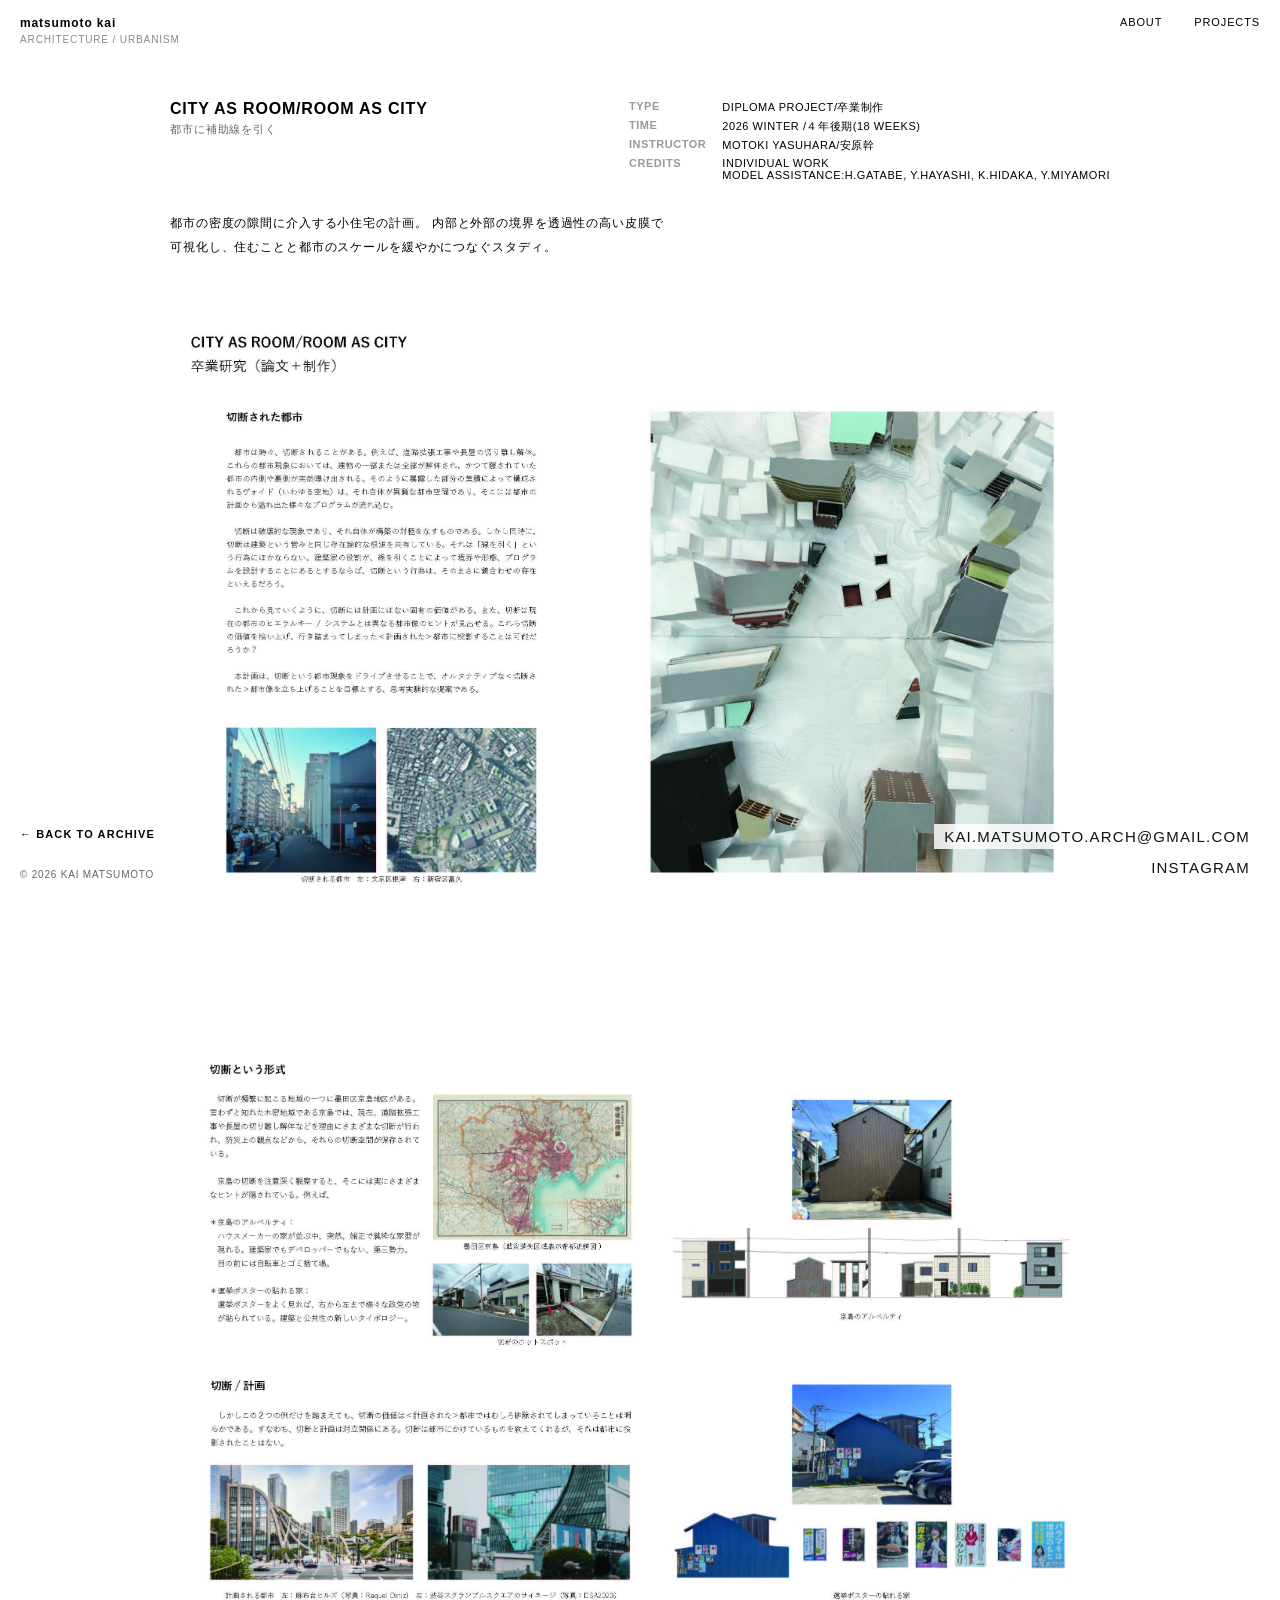
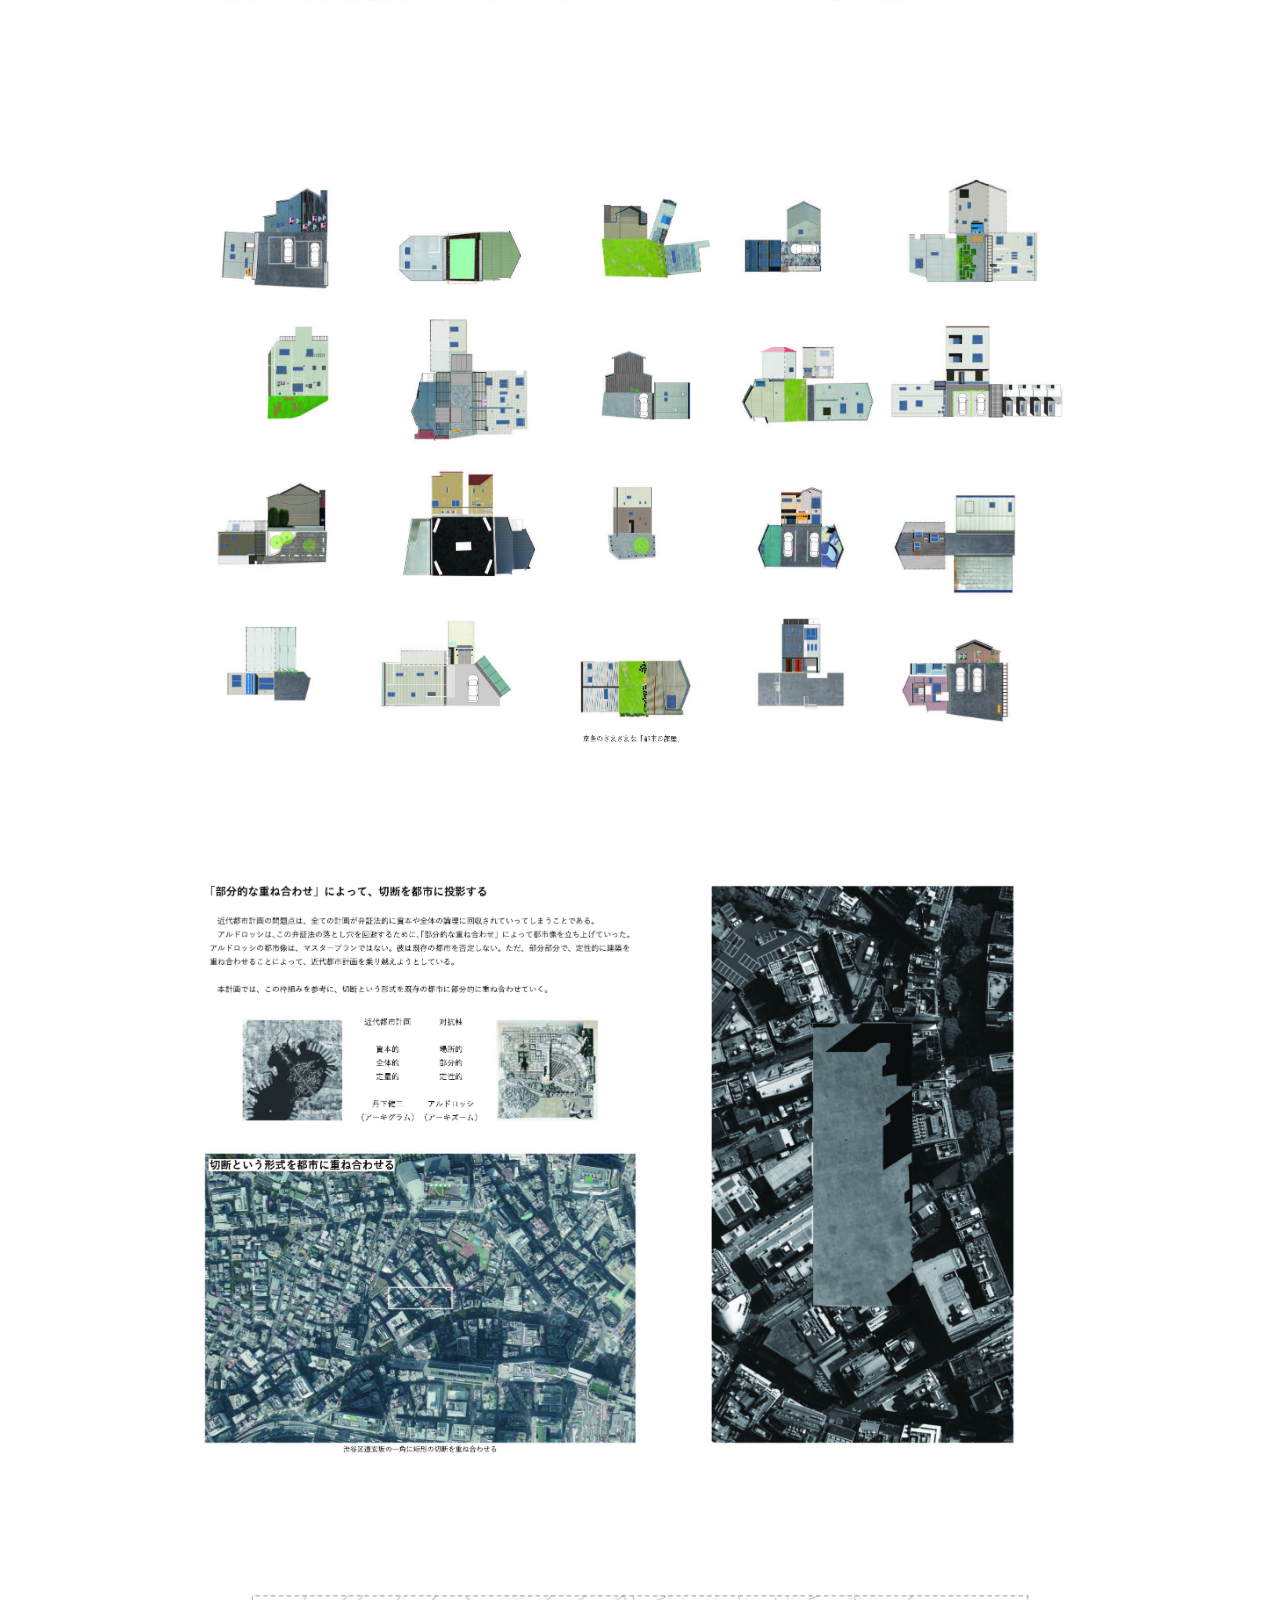
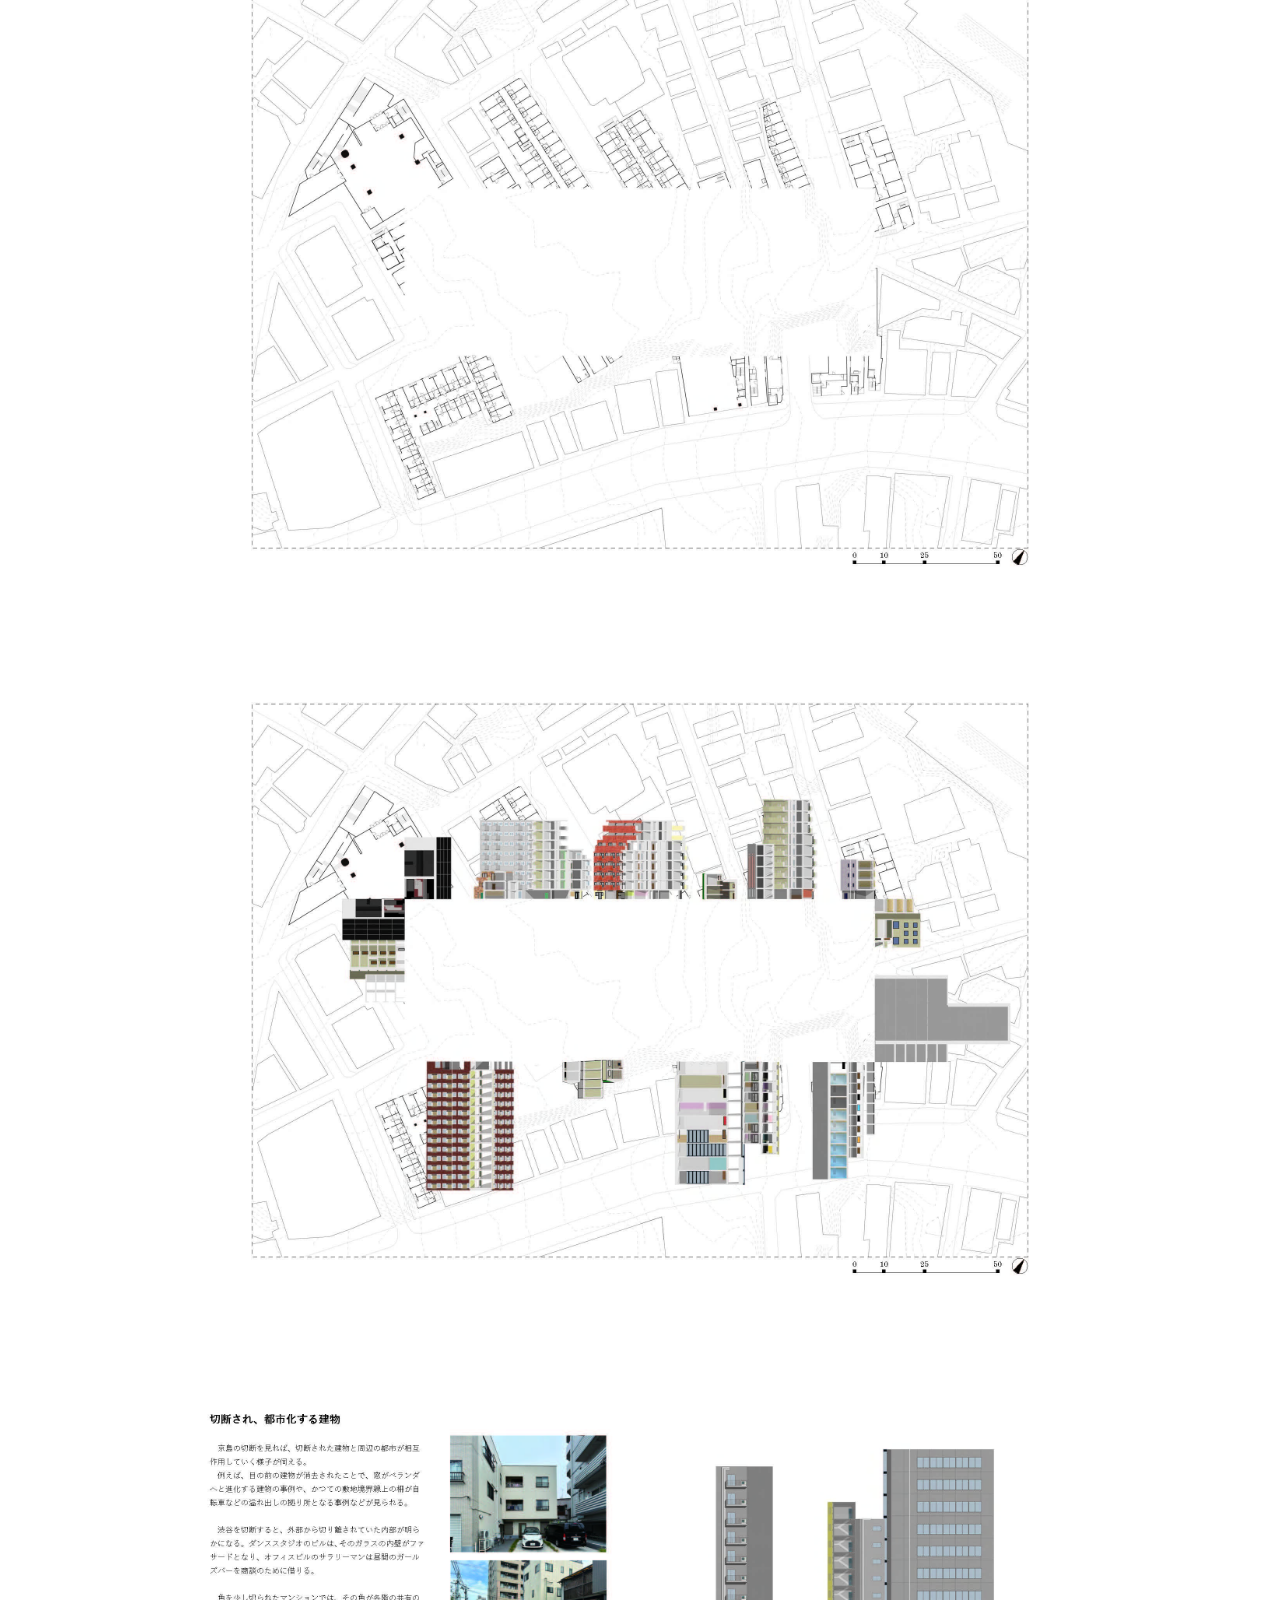
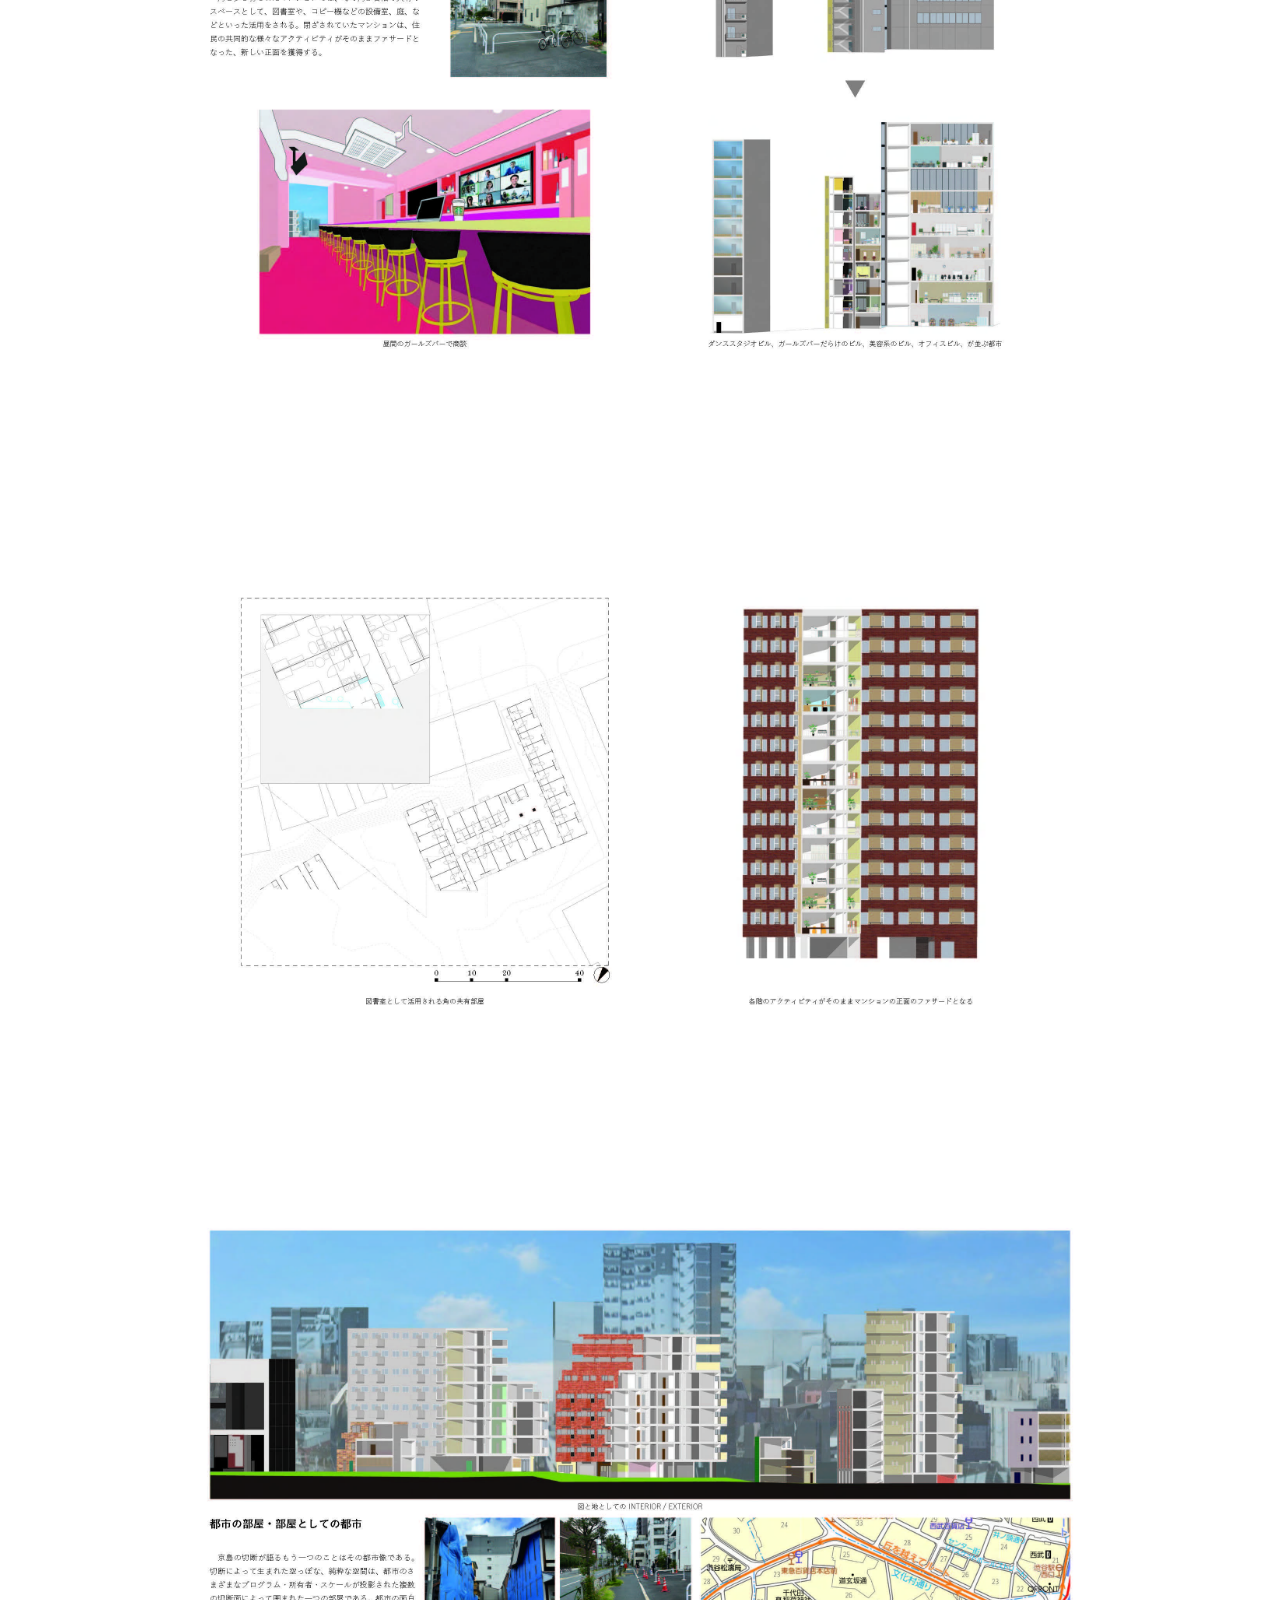
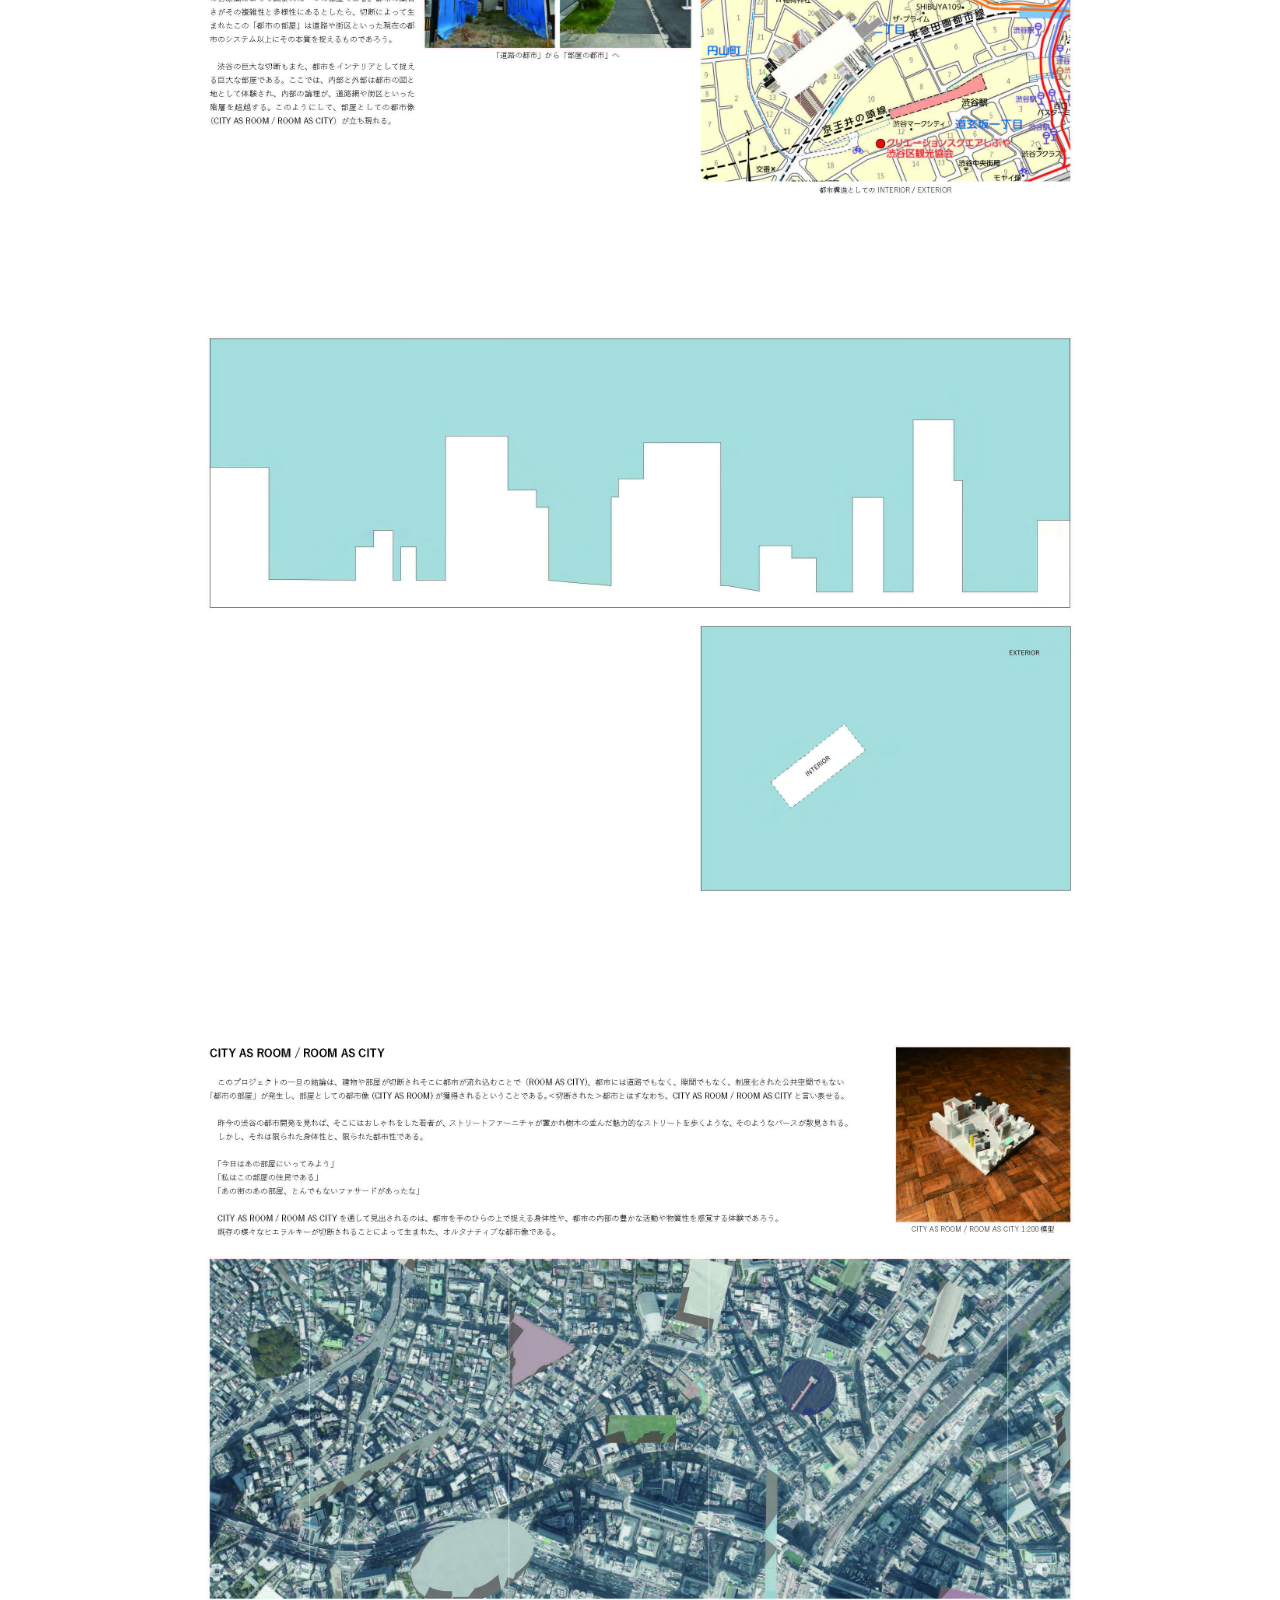
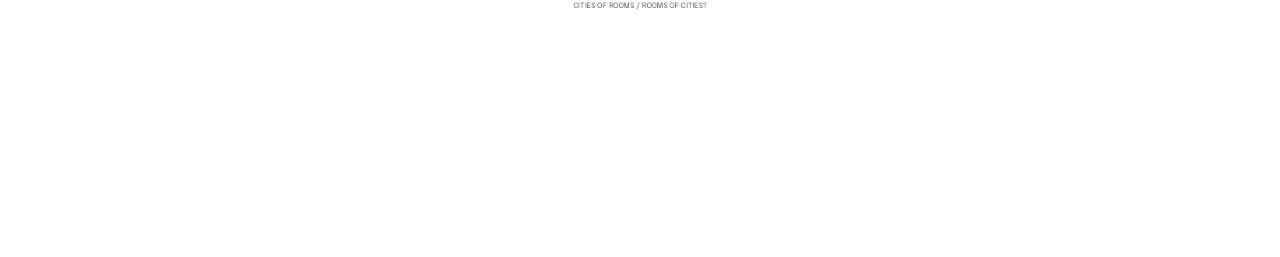
<file: project-03.html>
<!DOCTYPE html>
<html lang="ja">
<head>
  <meta charset="UTF-8">
  <meta name="viewport" content="width=device-width, initial-scale=1.0">
    
  <title>matsumoto kai</title>

  
  <!-- ファビコン設定 -->
  <link rel="icon" href="images/favicon.ico" type="image/x-icon">
  <link rel="shortcut icon" href="images/favicon.ico" type="image/x-icon">
  
  <link rel="stylesheet" href="style.css">
</head>
<body>

  <!-- 固定ヘッダー -->
  <header class="site-header">
    <div class="brand">
      <h1 class="name"><a href="index.html">matsumoto kai</a></h1>
      <span class="role">ARCHITECTURE / URBANISM</span>
    </div>
    <nav class="site-nav">
      <a href="#about">ABOUT</a>
      <a href="projects.html">PROJECTS</a>
    </nav>
  </header>

  <!-- 画面左下に常時固定する戻るボタン -->
  <a href="index.html" class="fixed-back-link">← BACK TO ARCHIVE</a>


                            <!--触る必要なし-->






















  <!-- 作品詳細メインコンテンツ -->
  <main class="project-detail">
    


    <!-- 作品ヘッダー（タイトル・スペック） -->
    <header class="detail-header">
      <div class="detail-title-group">
        <h2 class="detail-title">CITY AS ROOM/ROOM AS CITY</h2>
        <p class="detail-subtitle">都市に補助線を引く</p>
      </div>

      <div class="detail-meta">
        <dl>
          <dt>TYPE</dt><dd>DIploma Project/卒業制作</dd>
          <dt>TIME</dt><dd>2026 Winter /４年後期(18 weeks)</dd>
          <dt>INSTRUCTOR</dt><dd>Motoki YASUHARA/安原幹</dd>
          <dt>CREDITS</dt><dd>Individual Work <br>Model Assistance:H.Gatabe, Y.Hayashi, K.Hidaka, Y.Miyamori</dd>
        </dl>
      </div>
    </header>




    <!-- ステートメント・説明文 -->
    <section class="detail-description">
      <p>
        都市の密度の隙間に介入する小住宅の計画。
        内部と外部の境界を透過性の高い皮膜で可視化し、住むことと都市のスケールを緩やかにつなぐスタディ。
      </p>
    </section>









    <!-- ギャラリー（写真・図面・文章） -->
    <section class="detail-gallery">


      <!-- 画像 1 -->
      <div class="gallery-item">
        <img src="images/PORTFOLIO_202608_10.jpg" alt="Exterior View">
      </div>

    <!-- 画像 2-->
      <div class="gallery-item">
        <img src="images/PORTFOLIO_202608_11.jpg" alt="Exterior View">
      </div>

       <!-- 画像 2-->
      <div class="gallery-item">
        <img src="images/PORTFOLIO_202608_12.jpg" alt="Exterior View">
      </div>

             <!-- 画像 2-->
      <div class="gallery-item">
        <img src="images/PORTFOLIO_202608_13.jpg" alt="Exterior View">
      </div>

      

             <!-- 画像 2-->
      <div class="gallery-item">
        <img src="images/PORTFOLIO_202608_14.jpg" alt="Exterior View">
      </div>


                 <!-- 画像 2-->
      <div class="gallery-item">
        <img src="images/PORTFOLIO_202608_15.jpg" alt="Exterior View">
      </div>


             <!-- 画像 2-->
      <div class="gallery-item">
        <img src="images/PORTFOLIO_202608_16.jpg" alt="Exterior View">
      </div>


                   <!-- 画像 2-->
      <div class="gallery-item">
        <img src="images/PORTFOLIO_202608_17.jpg" alt="Exterior View">
      </div>


                   <!-- 画像 2-->
      <div class="gallery-item">
        <img src="images/PORTFOLIO_202608_18.jpg" alt="Exterior View">
      </div>


                   <!-- 画像 2-->
      <div class="gallery-item">
        <img src="images/PORTFOLIO_202608_19.jpg" alt="Exterior View">
      </div>

                   <!-- 画像 2-->
      <div class="gallery-item">
        <img src="images/PORTFOLIO_202608_20.jpg" alt="Exterior View">
      </div>

      

    </section>

  </main>


































                            <!--触る必要なし-->

  <!-- 固定フッター -->
  <footer class="site-footer">
    <div class="footer-left">
      <span class="copyright-text">© 2026 KAI MATSUMOTO</span>
    </div>
    <div class="footer-right">
      <a href="mailto:kai.matsumoto.arch@gmail.com" class="contact-link">kai.matsumoto.arch@gmail.com</a>
      <a href="https://instagram.com/matsumotookai" target="_blank" rel="noopener" class="contact-link">INSTAGRAM</a>
    </div>
  </footer>


  

<!-- ABOUT ポップアップ (モーダル) -->
<div id="about-modal" class="modal-overlay">
  <div class="modal-content">
    <button class="modal-close" id="close-about">CLOSE [✕]</button>
    
    <div class="about-inner">
      <h2>ABOUT</h2>
      
      <!-- 数式 -->
      <p class="formula">"1 + 2 + 3 + &hellip; = &minus;1/12"</p>


      <!-- 英文（2つのパラグラフ） -->
      <p class="about-statement">
        Across the realms of architecture and the city, Kai Matsumoto works to unearth what lies beyond tangible forms.
      </p>

     

      <!-- CVエリア -->
      <div class="about-cv">
        <h3>BIOGRAPHY / CV</h3>
        <ul>
          <li><span>2026  </span> Bachelor of Eng., Dept. of Arch., The University of Tokyo</li>
          <li><span>2026+ </span> K.Imai Laboratory, Dept. of Arch., The University of Tokyo (Graduate School)</li>
        </ul>
        </div>
      </div>
    </div>
  </div>

  <!-- JavaScript（ABOUTモーダル開閉 & 動画再生補正） -->
  <script>
    document.addEventListener('DOMContentLoaded', () => {
      const aboutBtn = document.querySelector('a[href="#about"]');
      const aboutModal = document.getElementById('about-modal');
      const closeAboutBtn = document.getElementById('close-about');

      if (aboutBtn && aboutModal) {
        aboutBtn.addEventListener('click', (e) => {
          e.preventDefault();
          aboutModal.classList.add('is-open');
        });
        if (closeAboutBtn) {
          closeAboutBtn.addEventListener('click', () => {
            aboutModal.classList.remove('is-open');
          });
        }
        aboutModal.addEventListener('click', (e) => {
          if (e.target === aboutModal) aboutModal.classList.remove('is-open');
        });
      }
    });

    window.addEventListener('pageshow', () => {
      const videos = document.querySelectorAll('video');
      videos.forEach(video => {
        video.play().catch(error => {
          console.log("Video play failed:", error);
        });
      });
    });
  </script>

</body>
</html>
</file>
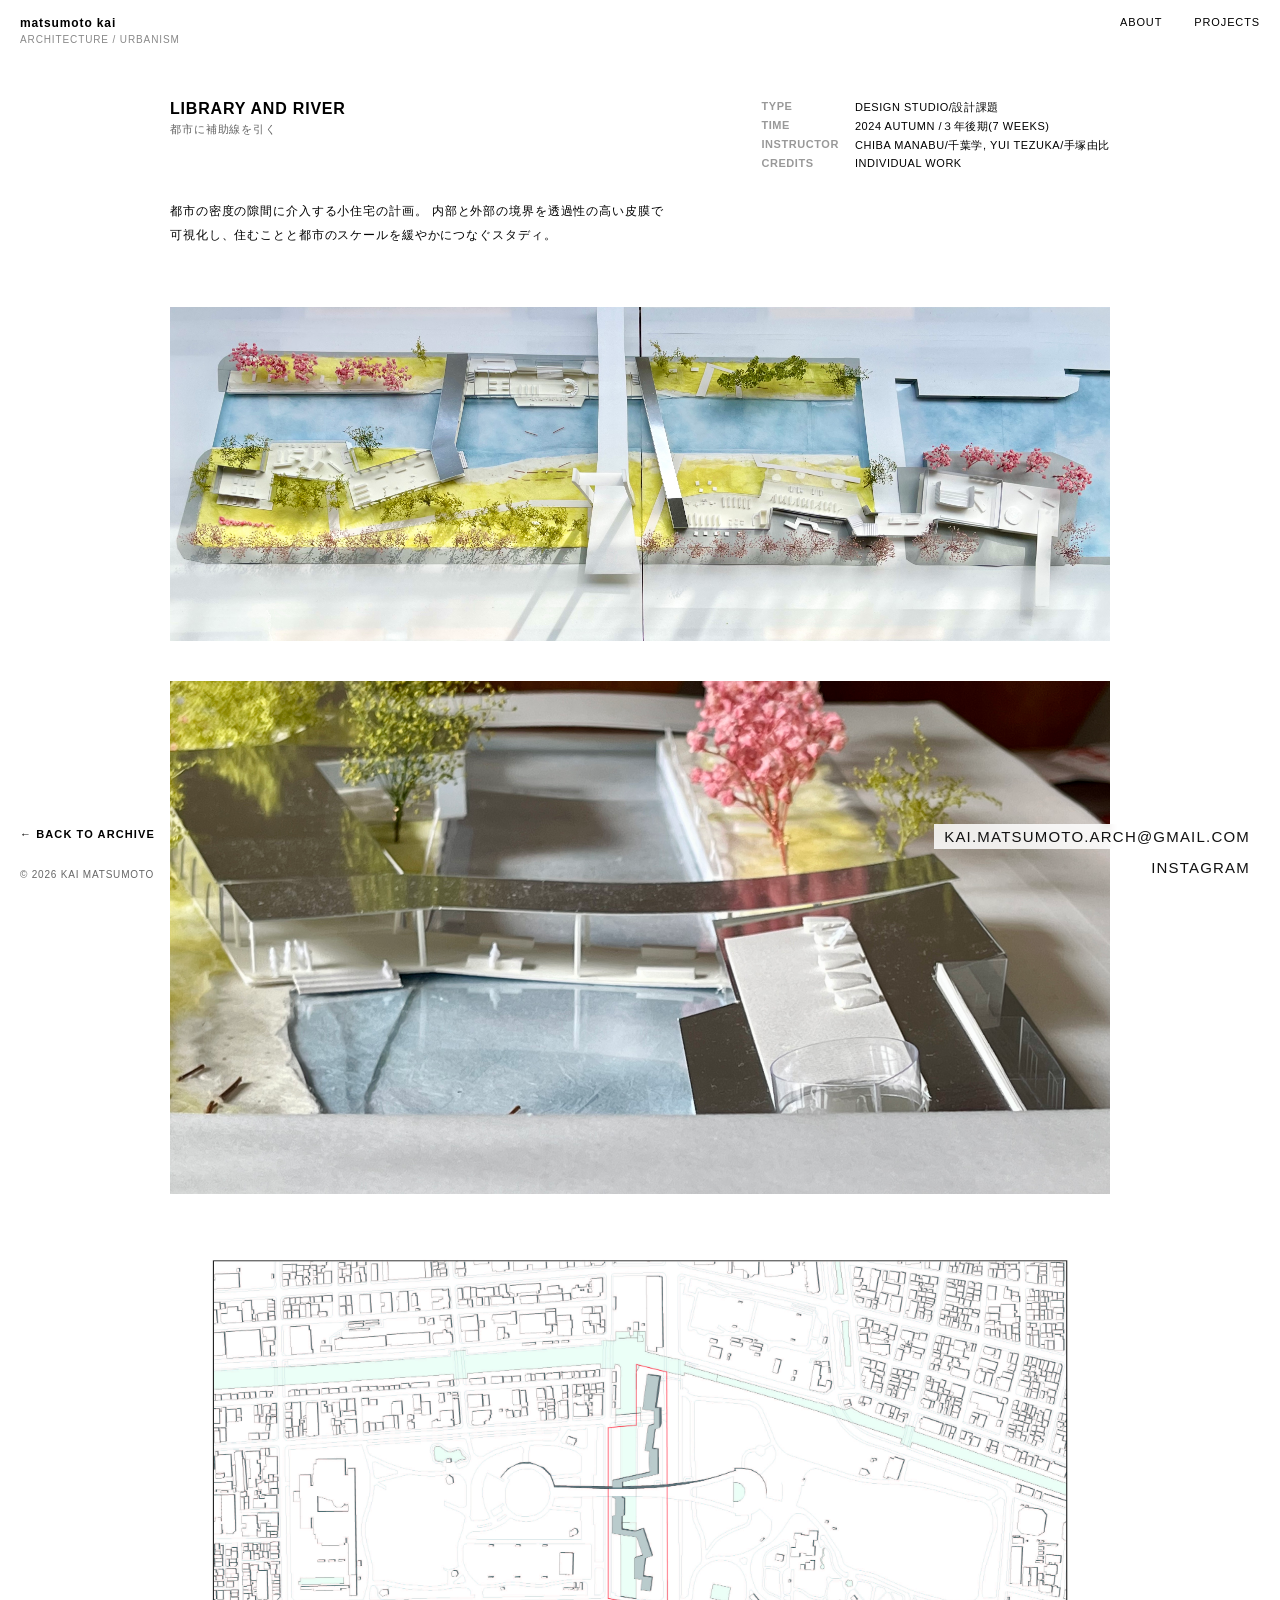
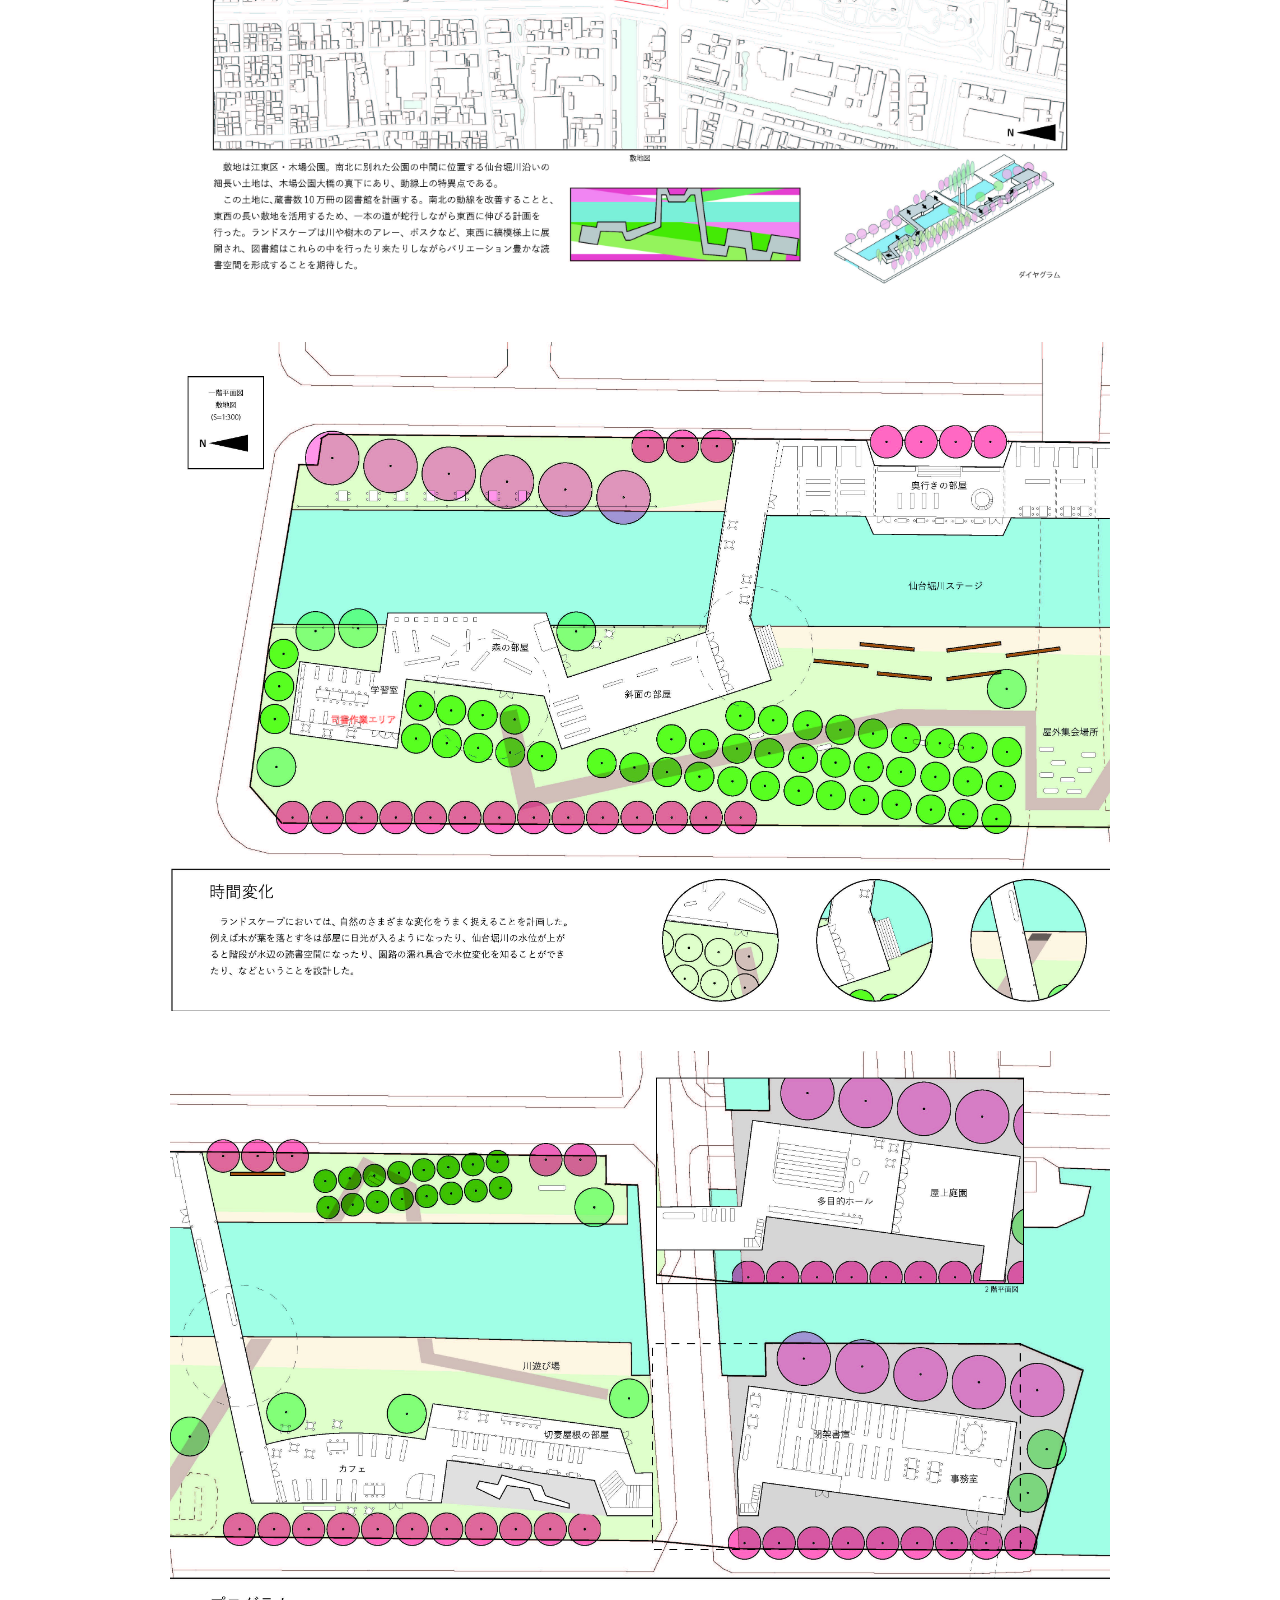
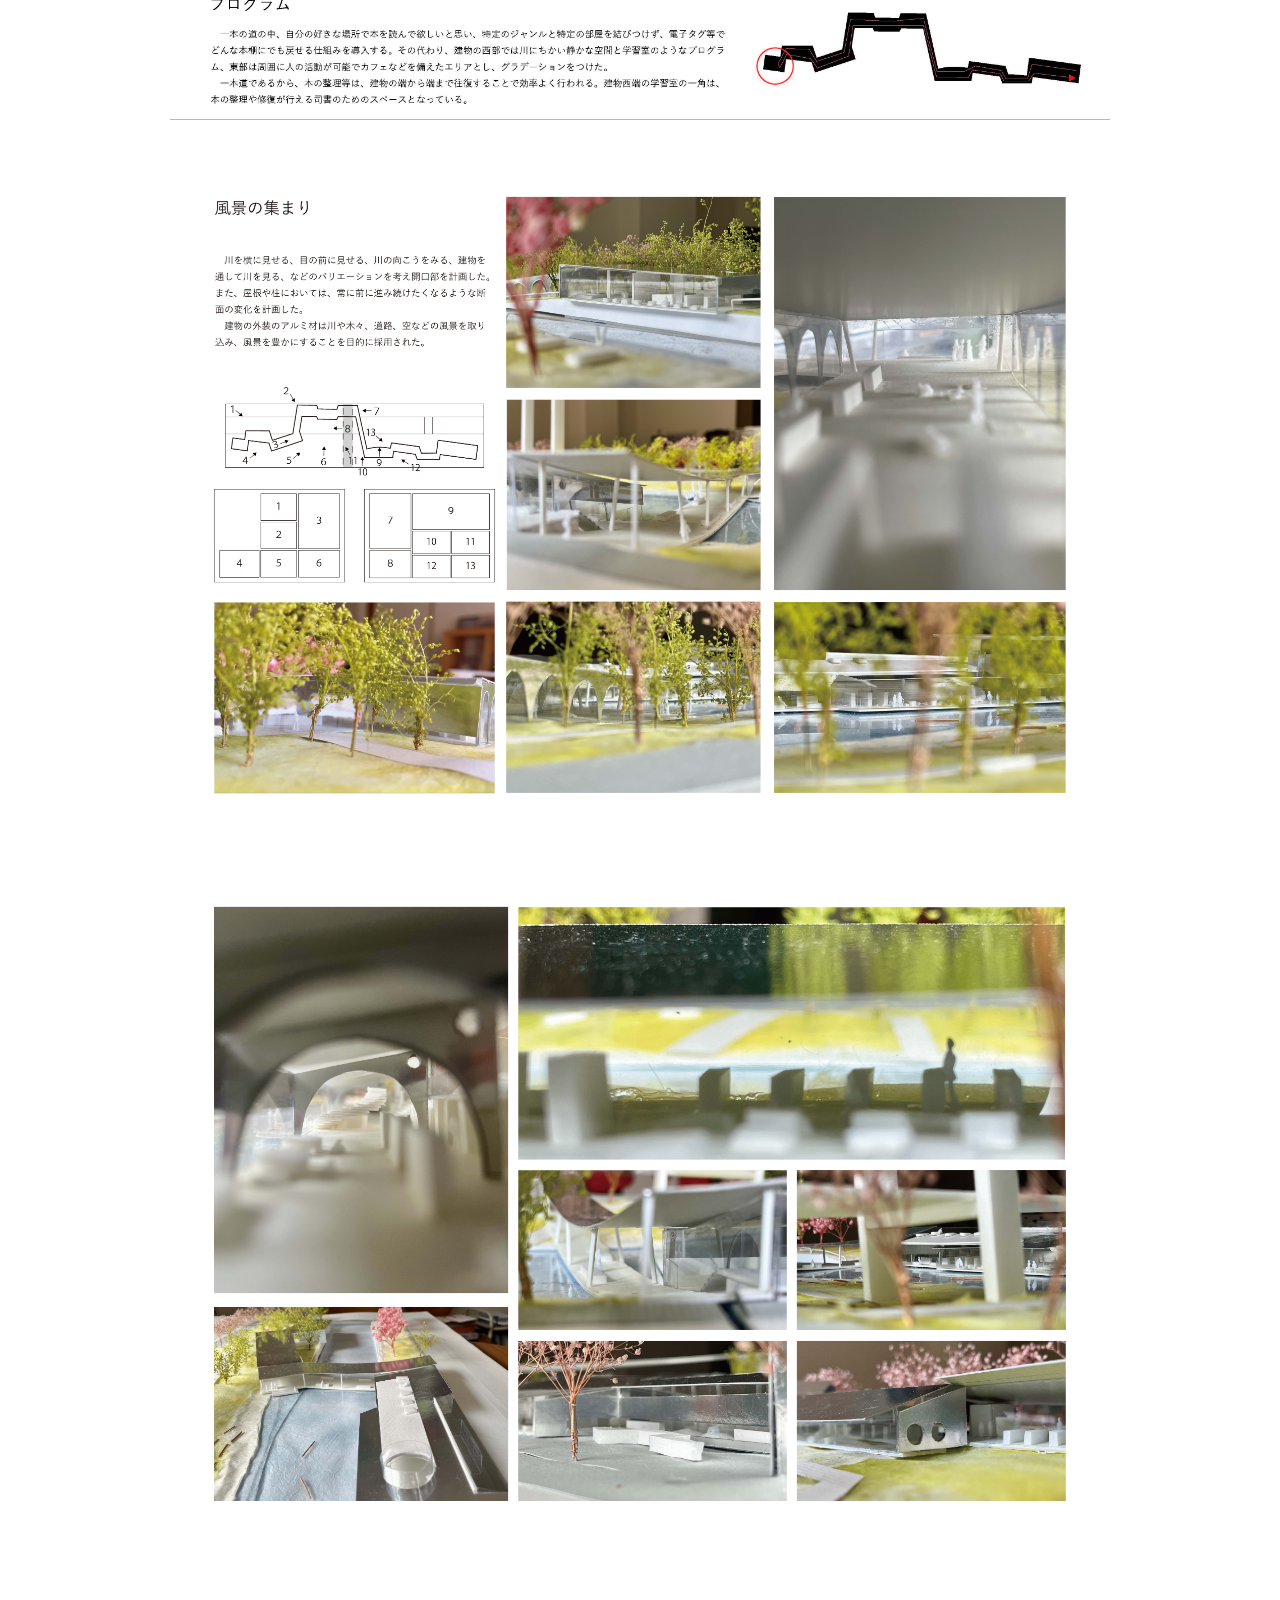
<file: project-04.html>
<!DOCTYPE html>
<html lang="ja">
<head>
  <meta charset="UTF-8">
  <meta name="viewport" content="width=device-width, initial-scale=1.0">
  
  <title>matsumoto kai</title>

  
  <!-- ファビコン設定 -->
  <link rel="icon" href="images/favicon.ico" type="image/x-icon">
  <link rel="shortcut icon" href="images/favicon.ico" type="image/x-icon">
  
  <link rel="stylesheet" href="style.css">
</head>
<body>

  <!-- 固定ヘッダー -->
  <header class="site-header">
    <div class="brand">
      <h1 class="name"><a href="index.html">matsumoto kai</a></h1>
      <span class="role">ARCHITECTURE / URBANISM</span>
    </div>
    <nav class="site-nav">
      <a href="#about">ABOUT</a>
      <a href="projects.html">PROJECTS</a>
    </nav>
  </header>

  <!-- 画面左下に常時固定する戻るボタン -->
  <a href="index.html" class="fixed-back-link">← BACK TO ARCHIVE</a>


                            <!--触る必要なし-->






















  <!-- 作品詳細メインコンテンツ -->
  <main class="project-detail">
    
    <!-- 作品ヘッダー（タイトル・スペック） -->
    <header class="detail-header">
      <div class="detail-title-group">
        <h2 class="detail-title">LIBRARY and river</h2>
        <p class="detail-subtitle">都市に補助線を引く</p>
      </div>


      <div class="detail-meta">
        <dl>
          <dt>TYPE</dt><dd>Design Studio/設計課題</dd>
          <dt>TIME</dt><dd>2024 Autumn /３年後期(7 Weeks)</dd>
          <dt>INSTRUCTOR</dt><dd>chiba manabu/千葉学, Yui Tezuka/手塚由比</dd>
          <dt>CREDITS</dt><dd>Individual Work</dd>
        </dl>
      </div>
    </header>



    <!-- ステートメント・説明文 -->
    <section class="detail-description">
      <p>
        都市の密度の隙間に介入する小住宅の計画。
        内部と外部の境界を透過性の高い皮膜で可視化し、住むことと都市のスケールを緩やかにつなぐスタディ。
      </p>
    </section>









    <!-- ギャラリー（写真・図面・文章） -->
    <section class="detail-gallery">

      <!-- 画像 1 -->
      <div class="gallery-item">
        <img src="images/LIBRARY_PROJECT_1.JPG" alt="Exterior View">
      </div>

 <!-- 画像 1 -->
      <div class="gallery-item">
        <img src="images/Library_Project_2.JPEG" alt="Exterior View">
      </div>

 
<!-- 画像 1 -->
      <div class="gallery-item">
        <img src="images/Library_1.jpg" alt="Exterior View">
      </div>

 

<!-- 画像 1 -->
      <div class="gallery-item">
        <img src="images/Library_2.jpg" alt="Exterior View">
      </div>

 
   <!-- 画像 1 -->
      <div class="gallery-item">
        <img src="images/Library_3.jpg" alt="Exterior View">
      </div>

 
    <!-- 画像 1 -->
      <div class="gallery-item">
        <img src="images/Library_4.jpg" alt="Exterior View">
      </div>

      <!-- 画像 1 -->
      <div class="gallery-item">
        <img src="images/Library_5.jpg" alt="Exterior View">
      </div>

 
 






    </section>

  </main>


































                            <!--触る必要なし-->

  <!-- 固定フッター -->
  <footer class="site-footer">
    <div class="footer-left">
      <span class="copyright-text">© 2026 KAI MATSUMOTO</span>
    </div>
    <div class="footer-right">
      <a href="mailto:kai.matsumoto.arch@gmail.com" class="contact-link">kai.matsumoto.arch@gmail.com</a>
      <a href="https://instagram.com/matsumotookai" target="_blank" rel="noopener" class="contact-link">INSTAGRAM</a>
    </div>
  </footer>


  

<!-- ABOUT ポップアップ (モーダル) -->
<div id="about-modal" class="modal-overlay">
  <div class="modal-content">
    <button class="modal-close" id="close-about">CLOSE [✕]</button>
    
    <div class="about-inner">
      <h2>ABOUT</h2>
      
      <!-- 数式 -->
      <p class="formula">"1 + 2 + 3 + &hellip; = &minus;1/12"</p>

   

      <!-- 英文（2つのパラグラフ） -->
      <p class="about-statement">
        Across the realms of architecture and the city, Kai Matsumoto works to unearth what lies beyond tangible forms.
      </p>

     

      <!-- CVエリア -->
      <div class="about-cv">
        <h3>BIOGRAPHY / CV</h3>
        <ul>
          <li><span>2026  </span> Bachelor of Eng., Dept. of Arch., The University of Tokyo</li>
          <li><span>2026+ </span> K.Imai Laboratory, Dept. of Arch., The University of Tokyo (Graduate School)</li>
        </ul>
        </div>
      </div>
    </div>
  </div>

  <!-- JavaScript（ABOUTモーダル開閉 & 動画再生補正） -->
  <script>
    document.addEventListener('DOMContentLoaded', () => {
      const aboutBtn = document.querySelector('a[href="#about"]');
      const aboutModal = document.getElementById('about-modal');
      const closeAboutBtn = document.getElementById('close-about');

      if (aboutBtn && aboutModal) {
        aboutBtn.addEventListener('click', (e) => {
          e.preventDefault();
          aboutModal.classList.add('is-open');
        });
        if (closeAboutBtn) {
          closeAboutBtn.addEventListener('click', () => {
            aboutModal.classList.remove('is-open');
          });
        }
        aboutModal.addEventListener('click', (e) => {
          if (e.target === aboutModal) aboutModal.classList.remove('is-open');
        });
      }
    });

    window.addEventListener('pageshow', () => {
      const videos = document.querySelectorAll('video');
      videos.forEach(video => {
        video.play().catch(error => {
          console.log("Video play failed:", error);
        });
      });
    });
  </script>

</body>
</html>
</file>
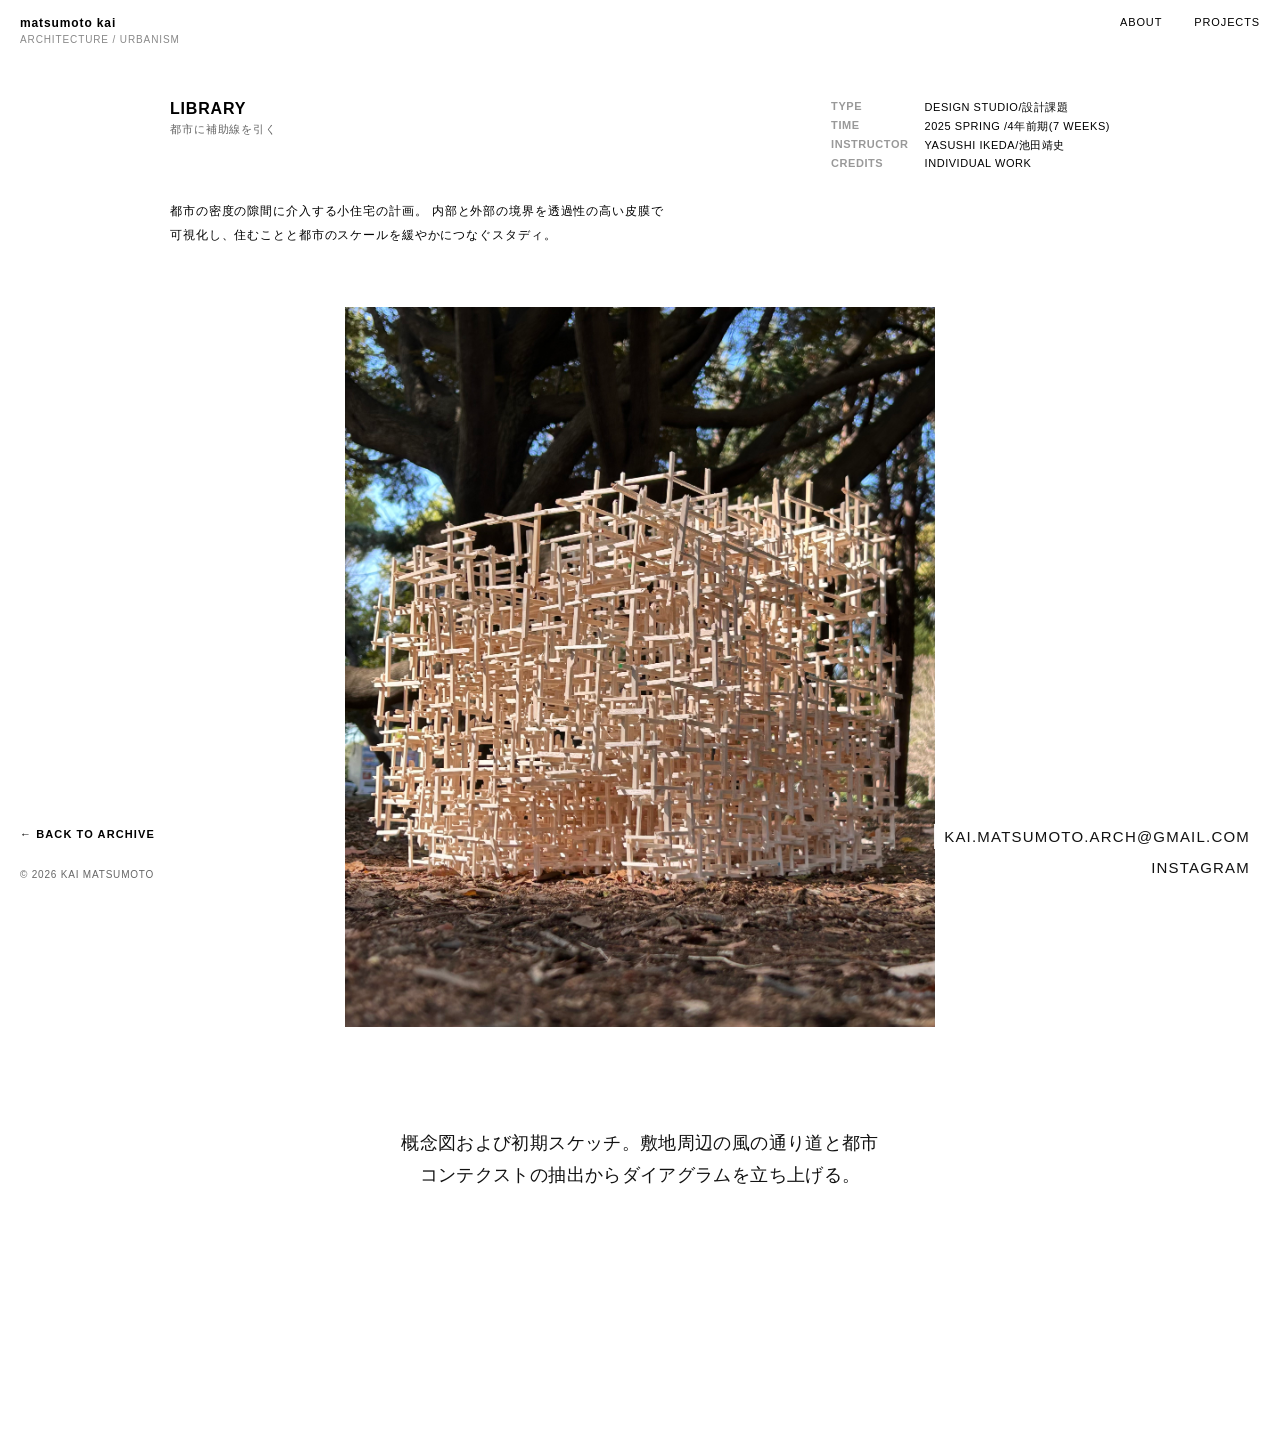
<file: project-05.html>
<!DOCTYPE html>
<html lang="ja">
<head>
  <meta charset="UTF-8">
  <meta name="viewport" content="width=device-width, initial-scale=1.0">
  
  <title>matsumoto kai</title>

  
  <!-- ファビコン設定 -->
  <link rel="icon" href="images/favicon.ico" type="image/x-icon">
  <link rel="shortcut icon" href="images/favicon.ico" type="image/x-icon">
  
  <link rel="stylesheet" href="style.css">
</head>
<body>

  <!-- 固定ヘッダー -->
  <header class="site-header">
    <div class="brand">
      <h1 class="name"><a href="index.html">matsumoto kai</a></h1>
      <span class="role">ARCHITECTURE / URBANISM</span>
    </div>
    <nav class="site-nav">
      <a href="#about">ABOUT</a>
      <a href="projects.html">PROJECTS</a>
    </nav>
  </header>

  <!-- 画面左下に常時固定する戻るボタン -->
  <a href="index.html" class="fixed-back-link">← BACK TO ARCHIVE</a>


                            <!--触る必要なし-->






















  <!-- 作品詳細メインコンテンツ -->
  <main class="project-detail">
    
    <!-- 作品ヘッダー（タイトル・スペック） -->
    <header class="detail-header">
      <div class="detail-title-group">
        <h2 class="detail-title">LIBRARY</h2>
        <p class="detail-subtitle">都市に補助線を引く</p>
      </div>


      <div class="detail-meta">
        <dl>
          <dt>TYPE</dt><dd>Design Studio/設計課題</dd>
          <dt>TIME</dt><dd>2025 Spring /4年前期(7 Weeks)</dd>
          <dt>INSTRUCTOR</dt><dd>Yasushi Ikeda/池田靖史</dd>
          <dt>CREDITS</dt><dd>Individual Work</dd>
        </dl>
      </div>
    </header>



    <!-- ステートメント・説明文 -->
    <section class="detail-description">
      <p>
        都市の密度の隙間に介入する小住宅の計画。
        内部と外部の境界を透過性の高い皮膜で可視化し、住むことと都市のスケールを緩やかにつなぐスタディ。
      </p>
    </section>









    <!-- ギャラリー（写真・図面・文章） -->
    <section class="detail-gallery">

      <!-- 画像 1 -->
      <div class="gallery-item">
        <img src="images/XYZ_1.jpeg" alt="Exterior View">
      </div>

 

   
    


      <!-- キャプション／挿入テキスト -->
      <p class="gallery-text">
        概念図および初期スケッチ。敷地周辺の風の通り道と都市コンテクストの抽出からダイアグラムを立ち上げる。
      </p>








    </section>

  </main>


































                            <!--触る必要なし-->

  <!-- 固定フッター -->
  <footer class="site-footer">
    <div class="footer-left">
      <span class="copyright-text">© 2026 KAI MATSUMOTO</span>
    </div>
    <div class="footer-right">
      <a href="mailto:kai.matsumoto.arch@gmail.com" class="contact-link">kai.matsumoto.arch@gmail.com</a>
      <a href="https://instagram.com/matsumotookai" target="_blank" rel="noopener" class="contact-link">INSTAGRAM</a>
    </div>
  </footer>


  

<!-- ABOUT ポップアップ (モーダル) -->
<div id="about-modal" class="modal-overlay">
  <div class="modal-content">
    <button class="modal-close" id="close-about">CLOSE [✕]</button>
    
    <div class="about-inner">
      <h2>ABOUT</h2>
      
      <!-- 数式 -->
      <p class="formula">"1 + 2 + 3 + &hellip; = &minus;1/12"</p>


      <!-- 英文（2つのパラグラフ） -->
      <p class="about-statement">
        Across the realms of architecture and the city, Kai Matsumoto works to unearth what lies beyond tangible forms.
      </p>

     

      <!-- CVエリア -->
      <div class="about-cv">
        <h3>BIOGRAPHY / CV</h3>
        <ul>
          <li><span>2026  </span> Bachelor of Eng., Dept. of Arch., The University of Tokyo</li>
          <li><span>2026+ </span> K.Imai Laboratory, Dept. of Arch., The University of Tokyo (Graduate School)</li>
        </ul>
        </div>
      </div>
    </div>
  </div>


  <!-- JavaScript（ABOUTモーダル開閉 & 動画再生補正） -->
  <script>
    document.addEventListener('DOMContentLoaded', () => {
      const aboutBtn = document.querySelector('a[href="#about"]');
      const aboutModal = document.getElementById('about-modal');
      const closeAboutBtn = document.getElementById('close-about');

      if (aboutBtn && aboutModal) {
        aboutBtn.addEventListener('click', (e) => {
          e.preventDefault();
          aboutModal.classList.add('is-open');
        });
        if (closeAboutBtn) {
          closeAboutBtn.addEventListener('click', () => {
            aboutModal.classList.remove('is-open');
          });
        }
        aboutModal.addEventListener('click', (e) => {
          if (e.target === aboutModal) aboutModal.classList.remove('is-open');
        });
      }
    });

    window.addEventListener('pageshow', () => {
      const videos = document.querySelectorAll('video');
      videos.forEach(video => {
        video.play().catch(error => {
          console.log("Video play failed:", error);
        });
      });
    });
  </script>

</body>
</html>
</file>
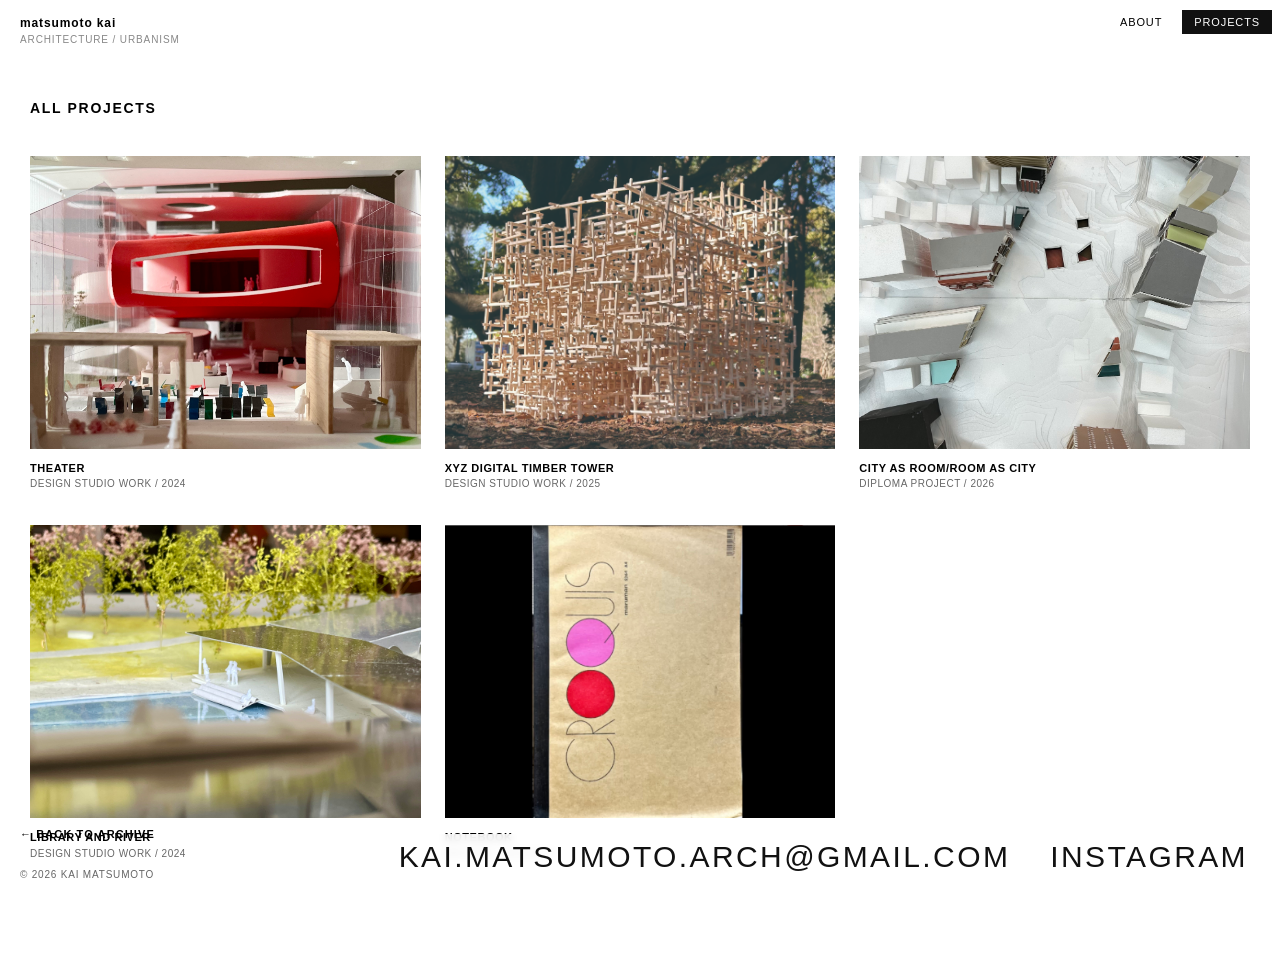
<file: projects.html>
<!DOCTYPE html>
<html lang="ja">
<head>
  <meta charset="UTF-8">
  <meta name="viewport" content="width=device-width, initial-scale=1.0">
  <title>matsumoto kai</title>
  
  <!-- ファビコン設定 -->
  <link rel="icon" href="images/favicon.ico" type="image/x-icon">
  <link rel="shortcut icon" href="images/favicon.ico" type="image/x-icon">
  
  <link rel="stylesheet" href="style.css">
</head>
<body>

  <!-- 固定ヘッダー -->
  <header class="site-header">
    <div class="brand">
      <h1 class="name"><a href="index.html">matsumoto kai</a></h1>
      <span class="role">ARCHITECTURE / URBANISM</span>
    </div>
    <nav class="site-nav">
      <a href="#about">ABOUT</a>
      <a href="projects.html" class="active">PROJECTS</a>
    </nav>
  </header>

  <!-- 固定戻るボタン (← BACK TO ARCHIVE) -->
  <a href="index.html" class="fixed-back-link">← BACK TO ARCHIVE</a>


                           <!--触る必要なし-->















  <!-- メインコンテンツ：プロジェクト一覧 -->
  <main class="projects-page">
    <h2 class="page-title">ALL PROJECTS</h2>
    
    <div class="projects-grid">
      
      <!-- プロジェクト 01 -->
      <a href="project-01.html" class="project-card">
        <div class="card-image">
          <img src="images/THEATER_PROJECT.JPEG" alt="PROJECT 01">
        </div>
        <div class="card-info">
          <span class="card-title">THEATER</span>
          <span class="card-sub">Design Studio Work / 2024</span>
        </div>
      </a>

      <!-- プロジェクト 02 -->
      <a href="project-02.html" class="project-card">
        <div class="card-image">
          <img src="images/XYZ_PROJECT.jpg" alt="PROJECT 02">
        </div>
        <div class="card-info">
          <span class="card-title">XYZ DIGITAL Timber Tower</span>
          <span class="card-sub">Design Studio Work / 2025</span>
        </div>
      </a>

      <!-- プロジェクト 03 -->
      <a href="project-03.html" class="project-card">
        <div class="card-image">
          <img src="images/DIPLOMA_PROJECT.jpeg" alt="PROJECT 03">
        </div>
        <div class="card-info">
          <span class="card-title">CITY AS ROOM/ROOM AS CITY </span>
          <span class="card-sub">Diploma Project / 2026</span>
        </div>
      </a>

     

      <!-- プロジェクト 02 -->
      <a href="project-04.html" class="project-card">
        <div class="card-image">
          <img src="images/LIBRARY_PROJECT.JPEG" alt="PROJECT 02">
        </div>
        <div class="card-info">
          <span class="card-title">LIBRARY and River</span>
          <span class="card-sub">Design Studio Work / 2024</span>
        </div>
      </a>

           <!-- プロジェクト 01 -->
      <a href="Archive-01.html" class="project-card">
        <div class="card-image">
          <img src="images/NOTEBOOK_PROJECT.jpeg" alt="PROJECT 01">
        </div>
        <div class="card-info">
          <span class="card-title">NOTEBOOK</span>
          <span class="card-sub">ARCHIVE / 2023-2026</span>
        </div>
      </a>

      <!-- 今後作品が増えたらここに同じカードを追加していけます -->

    </div>
  </main>














                             <!--触る必要なし-->

  <!-- 固定フッター -->
  <footer class="site-footer">
    <div class="footer-left">
      <span class="copyright-text">© 2026 KAI MATSUMOTO</span>
    </div>
    <div class="footer-right">
      <a href="mailto:kai.matsumoto.arch@gmail.com" class="contact-link">kai.matsumoto.arch@gmail.com</a>
      <a href="https://instagram.com/matsumotookai" target="_blank" rel="noopener" class="contact-link">INSTAGRAM</a>
    </div>
  </footer>

<!-- ABOUT ポップアップ (モーダル) -->
<div id="about-modal" class="modal-overlay">
  <div class="modal-content">
    <button class="modal-close" id="close-about">CLOSE [✕]</button>
    
    <div class="about-inner">
      <h2>ABOUT</h2>
      
      <!-- 数式 -->
      <p class="formula">"1 + 2 + 3 + &hellip; = &minus;1/12"</p>

  

      <!-- 英文（2つのパラグラフ） -->
      <p class="about-statement">
        Across the realms of architecture and the city, Kai Matsumoto works to unearth what lies beyond tangible forms.
      </p>

     

      <!-- CVエリア -->
      <div class="about-cv">
        <h3>BIOGRAPHY / CV</h3>
        <ul>
          <li><span>2026  </span> Bachelor of Eng., Dept. of Arch., The University of Tokyo</li>
          <li><span>2026+ </span> K.Imai Laboratory, Dept. of Arch., The University of Tokyo (Graduate School)</li>
        </ul>
        </div>
      </div>
    </div>
  </div>

  <!-- JavaScript (ABOUTモーダル用) -->
  <script>
    document.addEventListener('DOMContentLoaded', () => {
      const aboutBtn = document.querySelector('a[href="#about"]');
      const aboutModal = document.getElementById('about-modal');
      const closeAboutBtn = document.getElementById('close-about');

      if (aboutBtn && aboutModal) {
        aboutBtn.addEventListener('click', (e) => {
          e.preventDefault();
          aboutModal.classList.add('is-open');
        });
        if (closeAboutBtn) {
          closeAboutBtn.addEventListener('click', () => {
            aboutModal.classList.remove('is-open');
          });
        }
        aboutModal.addEventListener('click', (e) => {
          if (e.target === aboutModal) aboutModal.classList.remove('is-open');
        });
      }
    });
  </script>

</body>
</html>
</file>
<file: style.css>
@charset "UTF-8";

/* ==========================================================================
   1. リセット & ベーススタイル
   ========================================================================== */
* {
  margin: 0;
  padding: 0;
  box-sizing: border-box;
}

body {
  font-family: -apple-system, BlinkMacSystemFont, "Helvetica Neue", "Arial", sans-serif;
  background-color: #ffffff;
  color: #000000;
  font-size: 11px;
  letter-spacing: 0.08em;
  text-transform: uppercase;
  -webkit-font-smoothing: antialiased;
}

a {
  color: inherit;
  text-decoration: none;
}













/* ==========================================================================
   2. 固定ヘッダー & フッター (PCデフォルト)
   ========================================================================== */
.site-header {
  position: fixed;
  top: 16px;
  left: 20px;
  right: 20px;
  display: flex;
  justify-content: space-between;
  align-items: flex-start;
  z-index: 100;
  pointer-events: none;
}

.site-header a,
.site-header span {
  pointer-events: auto;
}

/* 左上：ブランド */
.brand {
  display: inline-flex;
  flex-direction: column;
  gap: 4px;
  background-color: #ffffff;
  padding: 6px 12px;
  margin-top: -6px;
  margin-left: -12px;
}

.name {
  font-size: 12px;
  font-weight: 700;
  text-transform: lowercase;
}

.name a {
  text-transform: lowercase;
  color: inherit;
}

.role {
  color: #888888;
  font-size: 10px;
}

/* 右上：ナビゲーション */
.site-nav {
  display: flex;
  gap: 8px;
  margin-top: -6px;
  margin-right: -12px;
}

.site-nav a {
  display: inline-block;
  background-color: #ffffff;
  padding: 6px 12px;
  color: #000000;
  transition: background-color 0.2s ease, color 0.2s ease;
}

.site-nav a:hover,
.site-nav a.active {
  background-color: #111111;
  color: #ffffff;
}

/* フッター (PC) */
.site-footer {
  position: fixed;
  bottom: 20px;
  left: 20px;
  right: 20px;
  display: flex;
  justify-content: space-between;
  align-items: flex-end;
  z-index: 100;
  pointer-events: none;
  background-color: transparent;
}

.site-footer a,
.site-footer span {
  pointer-events: auto;
}

.footer-left {
  display: flex;
  align-items: flex-end;
}

.copyright-text {
  font-size: 10px;
  color: #666666;
  letter-spacing: 0.08em;
  background-color: transparent !important; /* 白枠消去 */
  padding: 0 !important;
  display: inline-block;
}

.footer-right {
  display: flex;
  gap: 16px;
  align-items: flex-end;
}

.contact-link {
  font-size: 30px;
  font-weight: 300;
  letter-spacing: 0.08em;
  color: #111111;
  background-color: rgba(255, 255, 255, 0.85); /* ★ 85%不透明の半透明白ボックス */
  backdrop-filter: blur(4px);                  /* ★（オプション）背景をほんのりぼかす */
  -webkit-backdrop-filter: blur(4px);
  padding: 6px 12px;
  display: inline-block;
  transition: background-color 0.2s ease, color 0.2s ease;
}

.contact-link:hover {
  background-color: #111111;
  color: #ffffff;
}

/* 画面左下に固定配置する戻るボタン (← BACK TO ARCHIVE) */
.fixed-back-link {
  position: fixed;
  bottom: 60px; /* PC画面の左下（フッターの上） */
  left: 20px;
  font-size: 11px;
  font-weight: 700;
  letter-spacing: 0.1em;
  color: #000000;
  z-index: 100;
  transition: opacity 0.2s ease;
  pointer-events: auto;
  background-color: transparent;
  padding: 0;
}

.fixed-back-link:hover {
  opacity: 0.5;
}












/* ==========================================================================
   3. トップページ：ビジュアルアーカイブ (index.html)
   ========================================================================== */
.gallery-container {
  padding: 100px 20px 80px 20px;
  min-height: 100vh;
}

.gallery-grid {
  display: grid;
  grid-template-columns: repeat(auto-fill, minmax(280px, 1fr));
  gap: 40px 24px;
}

.project-item a {
  display: block;
}

.image-wrapper {
  width: 100%;
  background-color: transparent;
  overflow: hidden;
  margin-bottom: 8px;
  line-height: 0;
}

.image-wrapper img,
.image-wrapper video {
  width: 100%;
  height: auto;
  display: block;
  object-fit: cover;
  transition: opacity 0.3s ease, transform 0.4s ease;
}

.project-item a:hover img,
.project-item a:hover video {
  transform: scale(1.02);
  opacity: 0.9;
}

.project-meta {
  display: flex;
  justify-content: space-between;
  font-size: 10px;
  color: #111111;
  margin-top: 6px;
}

.project-category { color: #888888; }
.project-item.span-2 { grid-column: span 2; }
.project-item.span-3 { grid-column: span 3; }
.project-item.full   { grid-column: 1 / -1; }











/* ==========================================================================
   4. プロジェクト一覧ページ (projects.html)
   ========================================================================== */
.projects-page {
  padding-top: 100px;
  padding-bottom: 120px;
  max-width: 1400px;
  margin: 0 auto;
  padding-left: 30px;
  padding-right: 30px;
}

.page-title {
  font-size: 14px;
  font-weight: 700;
  letter-spacing: 0.12em;
  margin-bottom: 40px;
}

.projects-grid {
  display: grid;
  grid-template-columns: repeat(3, 1fr);
  gap: 36px 24px;
}

.project-card {
  display: block;
  color: #000000;
}

.project-card:hover { opacity: 0.7; }

.card-image {
  width: 100%;
  aspect-ratio: 4 / 3;
  overflow: hidden;
  margin-bottom: 12px;
  background-color: #f5f5f5;
}

.card-image img {
  width: 100%;
  height: 100%;
  object-fit: cover;
  display: block;
}

.card-info {
  display: flex;
  flex-direction: column;
  gap: 2px;
}

.card-title {
  font-size: 11px;
  font-weight: 700;
  letter-spacing: 0.05em;
  line-height: 1.4;
}

.card-sub {
  font-size: 10px;
  color: #666666;
  letter-spacing: 0.05em;
}










/* ==========================================================================
   5. 作品詳細ページ (project-01.html 等)
   ========================================================================== */
.project-detail {
  padding-top: 100px;
  padding-bottom: 120px;
  padding-left: 30px;  /* ★ 画面幅を縮めても左右キワまで攻めないための安全余白 */
  padding-right: 30px; /* ★ */
  max-width: 1000px;
  margin: 0 auto;
  box-sizing: border-box;
}

.detail-header {
  display: flex;
  justify-content: space-between;
  align-items: flex-start;
  margin-bottom: 30px;
  flex-wrap: wrap;
  gap: 20px;
}

.detail-title {
  font-size: 16px;
  font-weight: 700;
  letter-spacing: 0.05em;
  margin-bottom: 4px;
}

.detail-subtitle {
  font-size: 11px;
  color: #666666;
  letter-spacing: 0.08em;
}

.detail-meta dl {
  display: grid;
  grid-template-columns: auto 1fr;
  gap: 4px 16px;
  font-size: 11px;
  letter-spacing: 0.05em;
}

.detail-meta dt { font-weight: 700; color: #999999; }
.detail-meta dd { margin: 0; }

.detail-description {
  max-width: 500px;
  font-size: 12px;
  line-height: 2;
  font-weight: 300;
  margin-bottom: 60px;
}

.detail-gallery {
  display: flex;
  flex-direction: column;
  gap: 40px;
  margin-bottom: 80px;
}

.gallery-item img,
.gallery-item video {
  width: 100%;
  max-height: 80vh;    /* ★ 画面高さの80%を超えないように制限（1画面に収める） */
  object-fit: contain; /* ★ 縦横比を保って画像・動画全体を縮小表示 */
  height: auto;
  display: block;
  margin: 0 auto;      /* 中央寄せ */
}



.gallery-text {
  max-width: 480px;
  margin: 60px auto;
  font-size: 18px;
  line-height: 1.8;
  font-weight: 400;
  text-align: center;
  color: #111111;
  letter-spacing: 0.02em;
}

@media (min-width: 769px) {
  /* PC表示の作品詳細ページでのみ、コンタクトリンクを右寄せ・縦並び・15pxにする */
  .project-detail ~ .site-footer .footer-right,
  body.page-project-detail .site-footer .footer-right {
    flex-direction: column !important;
    align-items: flex-end !important;
    gap: 6px !important;
  }

  .project-detail ~ .site-footer .contact-link,
  body.page-project-detail .site-footer .contact-link {
    font-size: 15px !important; /* PC版のみ15px */
    padding: 4px 10px !important;
  }
}













/* ==========================================================================
   6. ABOUT モーダル (ポップアップ)
   ========================================================================== */
.modal-overlay {
  position: fixed;
  top: 0;
  left: 0;
  width: 100vw;
  height: 100vh;
  background-color: transparent;
  z-index: 1000;
  display: flex;
  justify-content: center;
  align-items: center;
  opacity: 0;
  pointer-events: none;
  transition: opacity 0.2s ease;
}

.modal-overlay.is-open {
  opacity: 1;
  pointer-events: auto;
}

.modal-content {
  background-color: #ffffff;
  border: 1px dashed #000000;
  padding: 40px;
  width: 90%;
  max-width: 700px;
  max-height: 80vh;
  overflow-y: auto;
  position: relative;
  border-radius: 0;
}

.modal-close {
  position: absolute;
  top: 20px;
  right: 20px;
  background: none;
  border: none;
  font-size: 11px;
  font-weight: 300;
  cursor: pointer;
  letter-spacing: 0.1em;
}

.about-inner h2 {
  font-size: 14px;
  font-weight: 700;
  letter-spacing: 0.12em;
  margin-bottom: 24px;
}

.formula {
  text-align: center;
  font-family: "Times New Roman", Times, Georgia, serif; /* 美しい数式用フォント */
  font-size: 1.35rem; /* ほんの少しサイズをアップ */
  letter-spacing: 0.08em;
  margin-top: 2rem;
  margin-bottom: 3rem;
  text-transform: none;
  opacity: 0.95;
}

.about-statement {
  font-size: 13px;
  line-height: 1.8;
  font-weight: 300;
  margin-bottom: 32px;
}

.about-cv h3 {
  font-size: 11px;
  font-weight: 700;
  margin-bottom: 12px;
}

.about-cv ul {
  list-style: none;
  padding: 0;
  font-size: 11px;
  font-weight: 300;
}

.about-cv li { margin-bottom: 6px; }












/* ==========================================================================
   7. スマホ・モバイル表示専用の調整 (768px以下)
   ========================================================================== */
@media (max-width: 768px) {

  /* --- 1. 共通左右余白の統一 --- */
  .site-header,
  .site-footer,
  .project-detail,
  .projects-page,
  .gallery-container {
    padding-left: 16px !important;
    padding-right: 16px !important;
    box-sizing: border-box;
  }

  /* --- 2. スマホ用ヘッダー（上下中央揃え & 白帯あり） --- */
  .site-header {
    position: fixed !important;
    top: 0 !important;
    left: 0 !important;
    right: 0 !important;
    padding: 12px 16px !important;
    background-color: #ffffff !important;
    border-bottom: 1px solid #f0f0f0;
    align-items: center !important;
    z-index: 1000 !important;
  }

  .brand {
    background-color: transparent !important;
    margin: 0 !important;
    padding: 0 !important;
  }

  .site-nav {
    margin: 0 !important;
    align-items: center !important;
  }

  .site-nav a {
    background-color: transparent !important;
    padding: 0 !important;
  }

  /* --- 3. メインコンテンツの上余白 --- */
  .project-detail,
  .projects-page {
    padding-top: 110px !important;
    padding-bottom: 160px !important;
  }

  /* --- 4. 固定戻るボタン (← BACK TO ARCHIVE) --- */
  .fixed-back-link {
    position: fixed !important;
    top: auto !important;
    bottom: 42px !important; /* コンタクトリンクの上 */
    left: 16px !important;
    transform: none !important;
    font-size: 11px !important;
    font-weight: 700 !important;
    background-color: transparent !important;
    padding: 0 !important;
    z-index: 101;
  }

  /* --- 5. スマホ用フッター（固定表示・コピーライトが一番下） --- */
  .site-footer {
    position: fixed !important;
    bottom: 12px !important;
    left: 16px !important;
    right: 16px !important;
    padding: 0 !important;
    background-color: transparent !important;
    display: flex !important;
    flex-direction: column-reverse !important; /* 表示順逆転 */
    align-items: stretch !important;
    gap: 8px !important;
    pointer-events: none !important;
  }

  /* メールとインスタ（縦並び・右寄せ・白ボックス） */
  .footer-right {
    display: flex !important;
    flex-direction: column !important;
    align-items: flex-end !important;
    gap: 6px !important;
    width: 100% !important;
  }


  .contact-link {
    font-size: 11px !important;
    font-weight: 300 !important;
    background-color: rgba(255, 255, 255, 0.85) !important; /* ★ スマホも半透明白 */
    backdrop-filter: blur(4px);
    -webkit-backdrop-filter: blur(4px);
    padding: 6px 12px !important;
    letter-spacing: 0.08em !important;
    display: inline-block !important;
  }



  /* コピーライト（一番最下部・中央・文字のみ） */
  .footer-left {
    width: 100% !important;
    text-align: center !important;
    margin-top: 4px !important;
  }

  .copyright-text {
    font-size: 10px !important;
    color: #666666 !important;
    letter-spacing: 0.08em !important;
    background-color: transparent !important;
    padding: 0 !important;
    display: inline-block !important;
  }

  /* --- 6. 本文・ギャラリー調整 --- */
  .gallery-container {
    padding-top: 90px !important;
  }

  .gallery-text {
    width: 100% !important;
    max-width: 100% !important;
    padding: 0 10px !important;
    font-size: 14px !important;
    line-height: 1.7 !important;
  }

  .project-item.span-2,
  .project-item.span-3 {
    grid-column: span 1 !important;
  }
}
</file>
